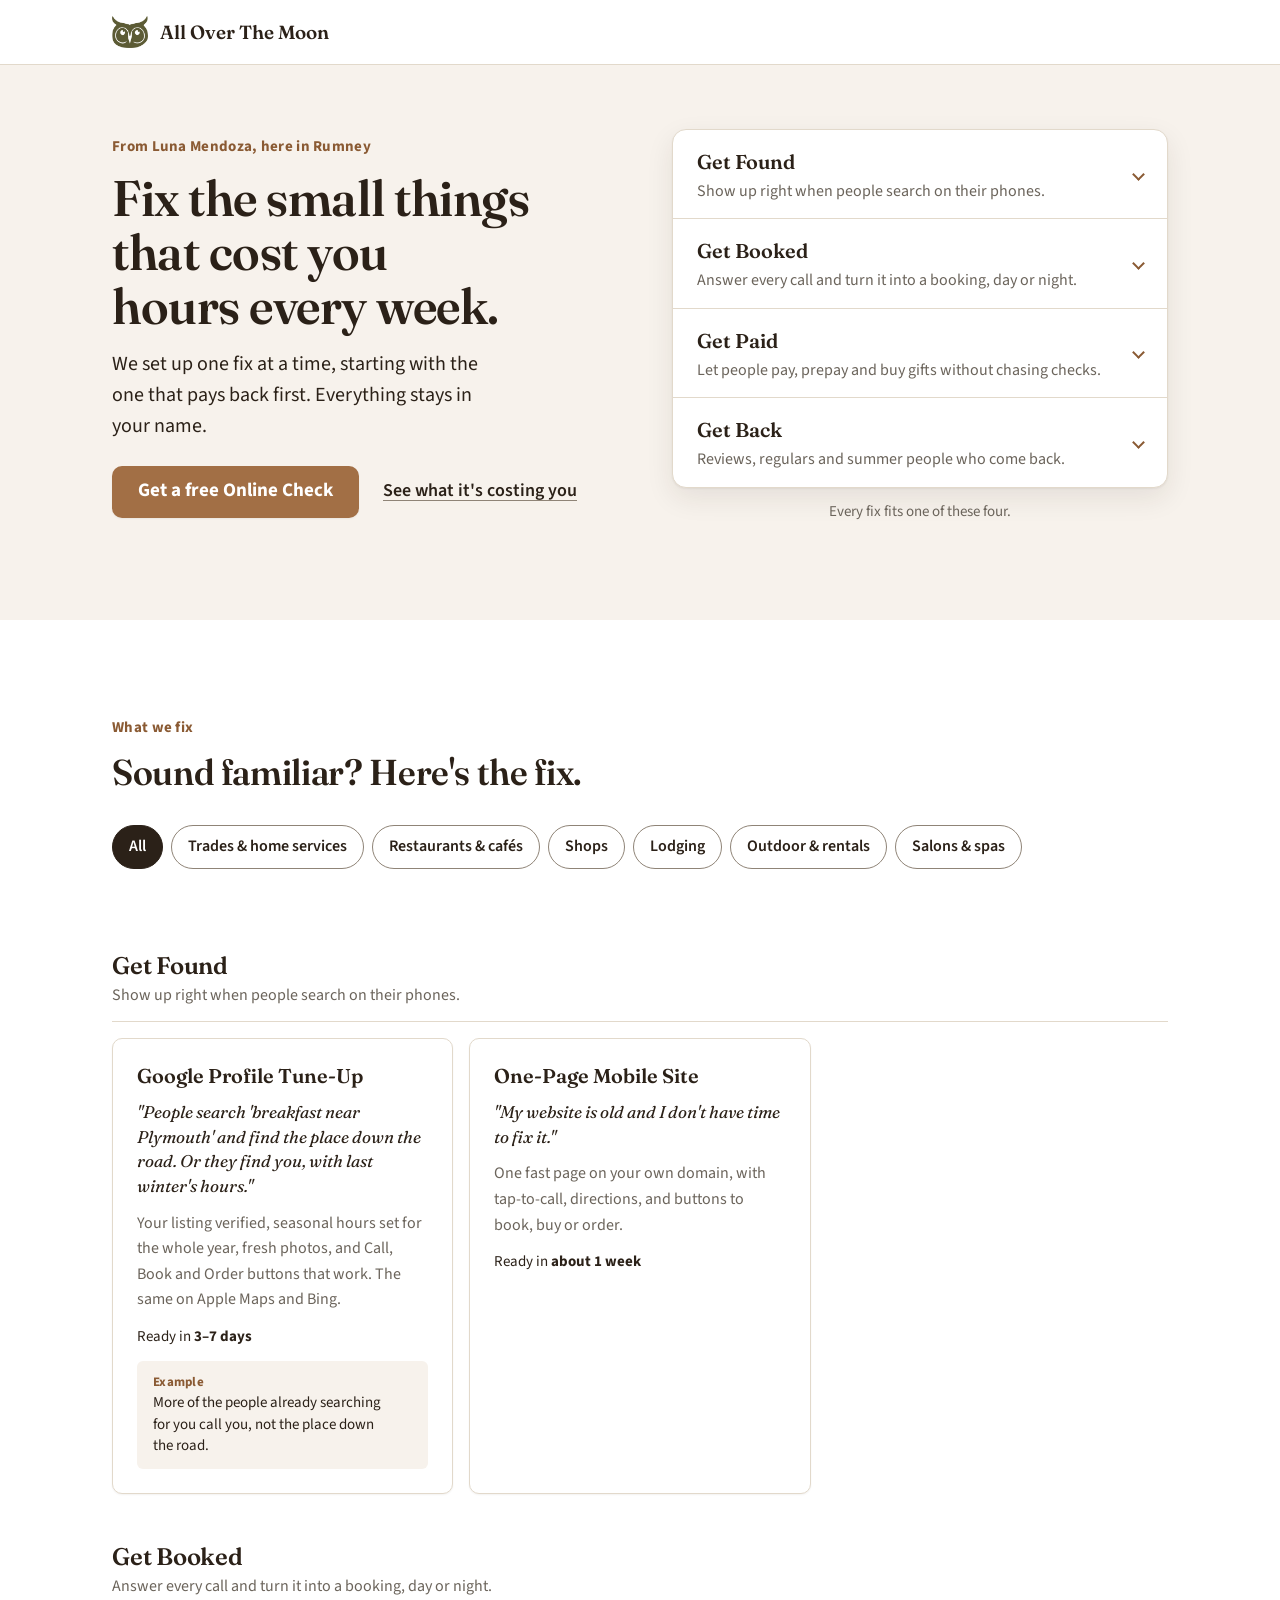
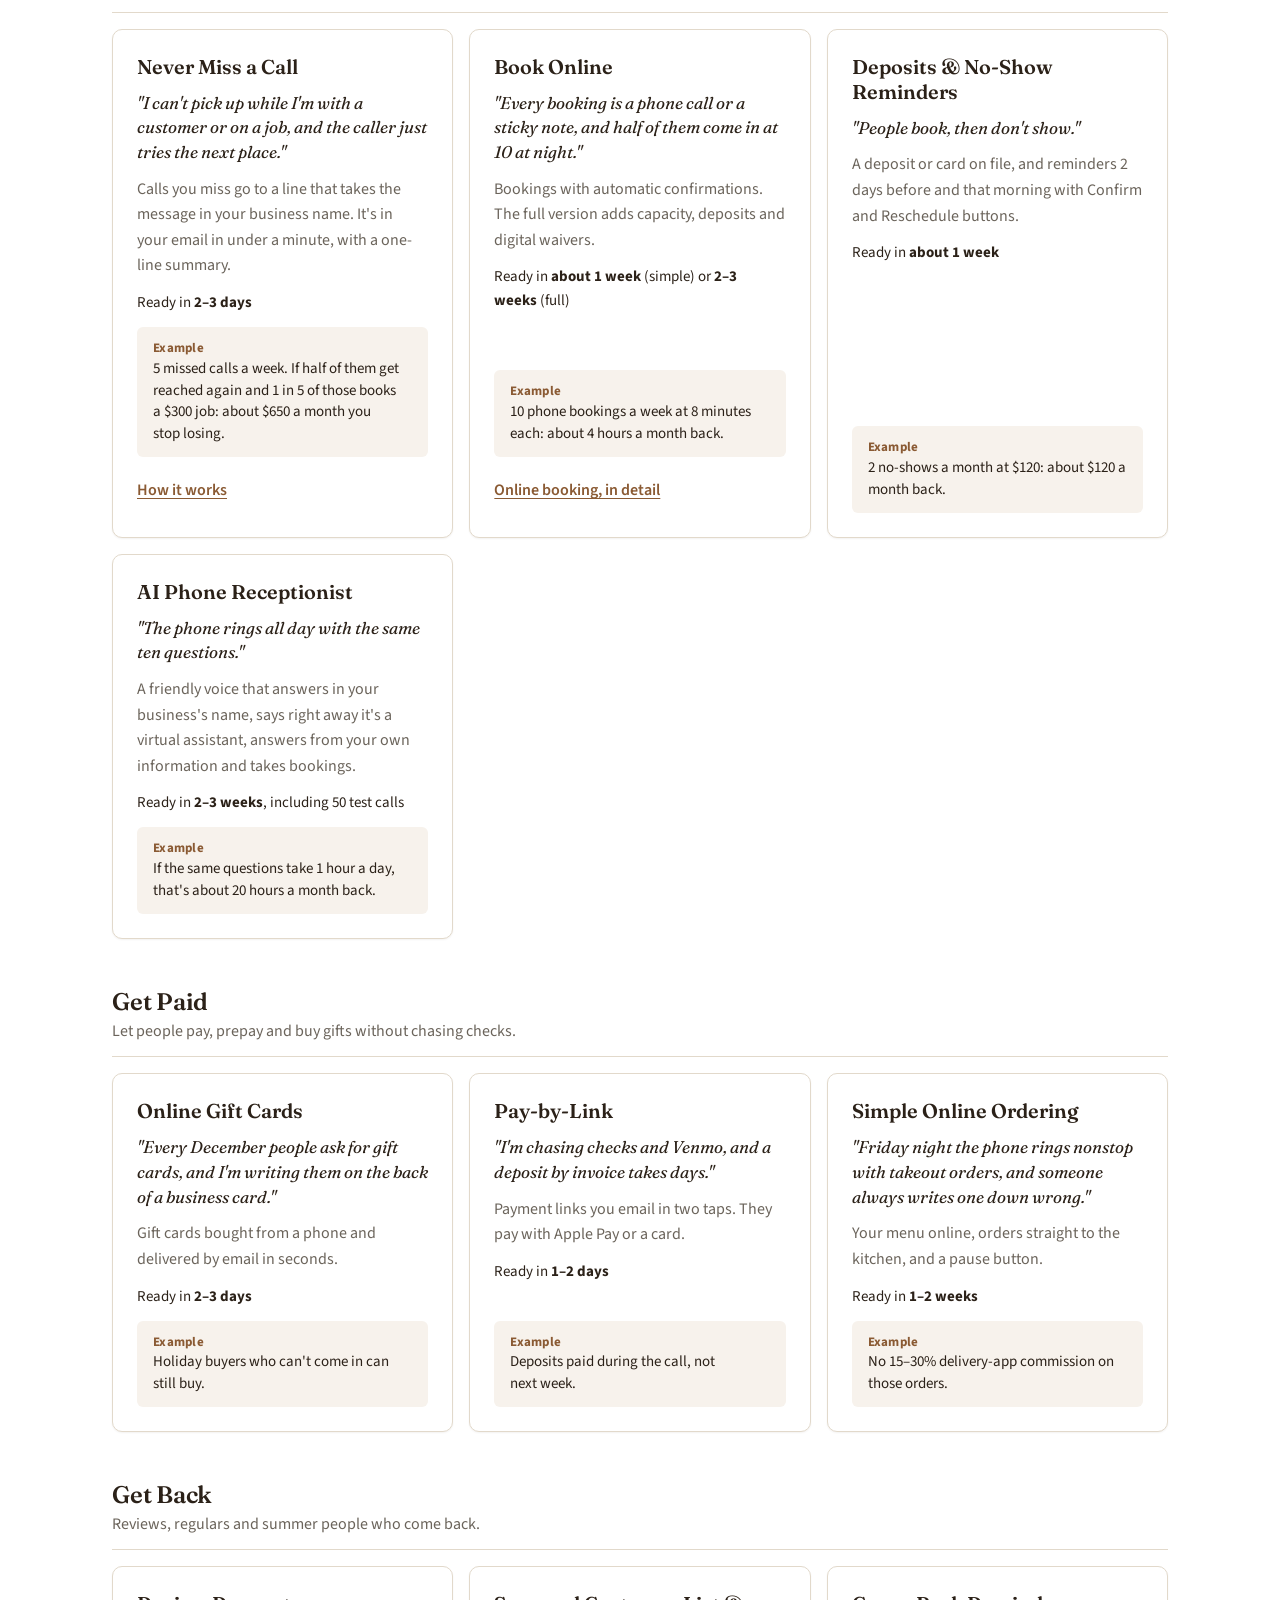
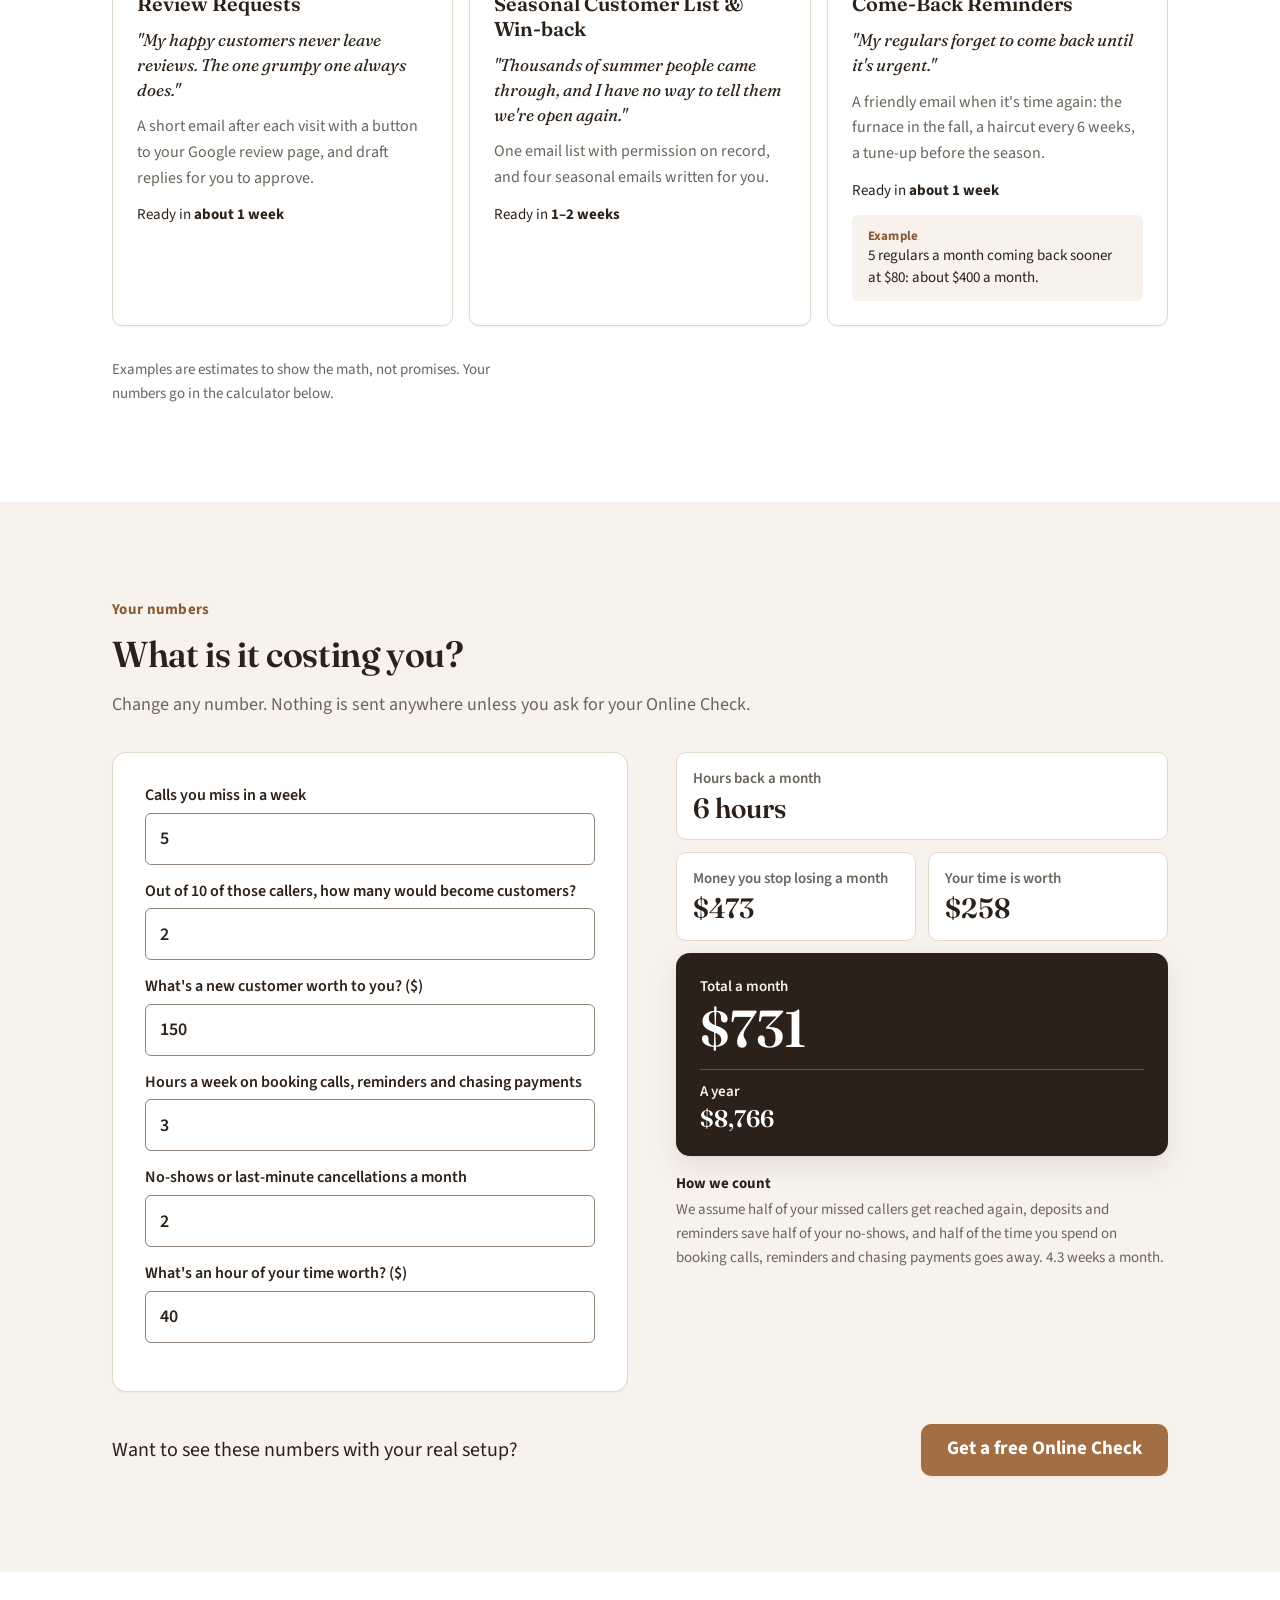
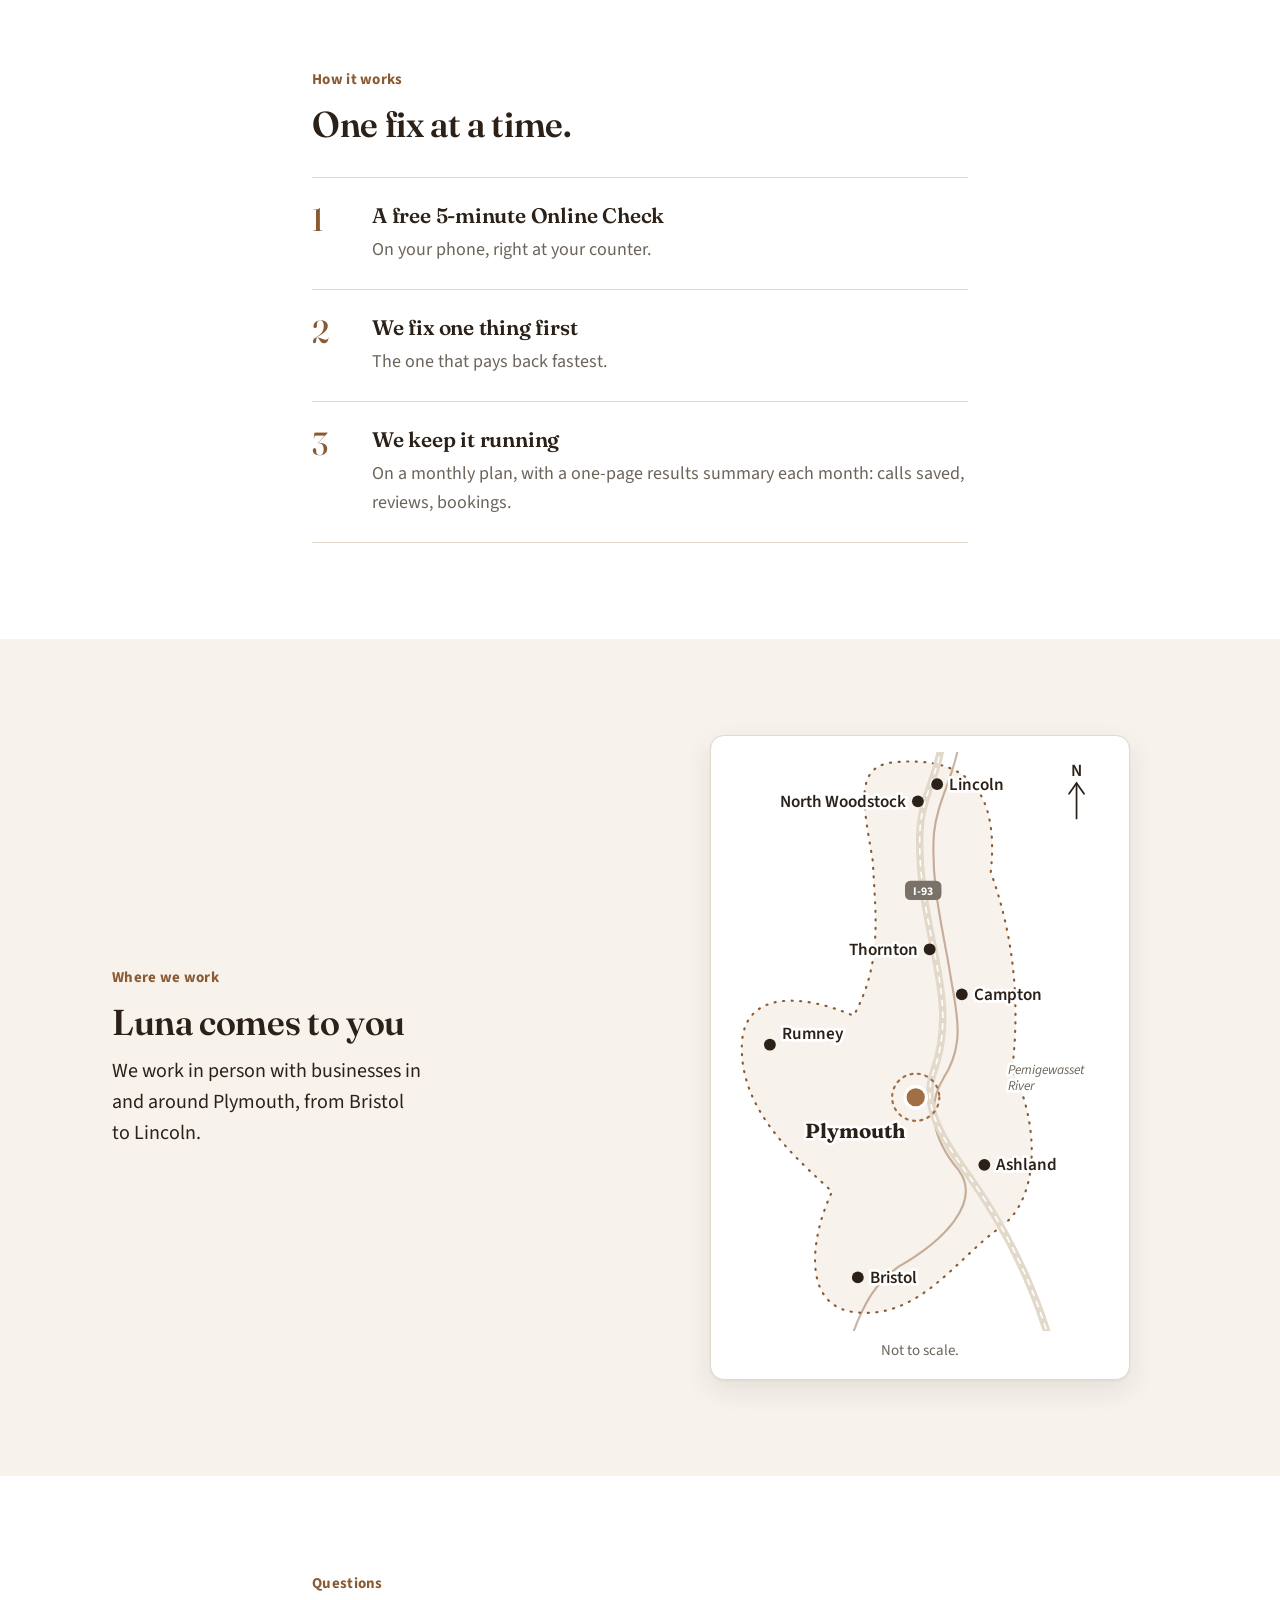
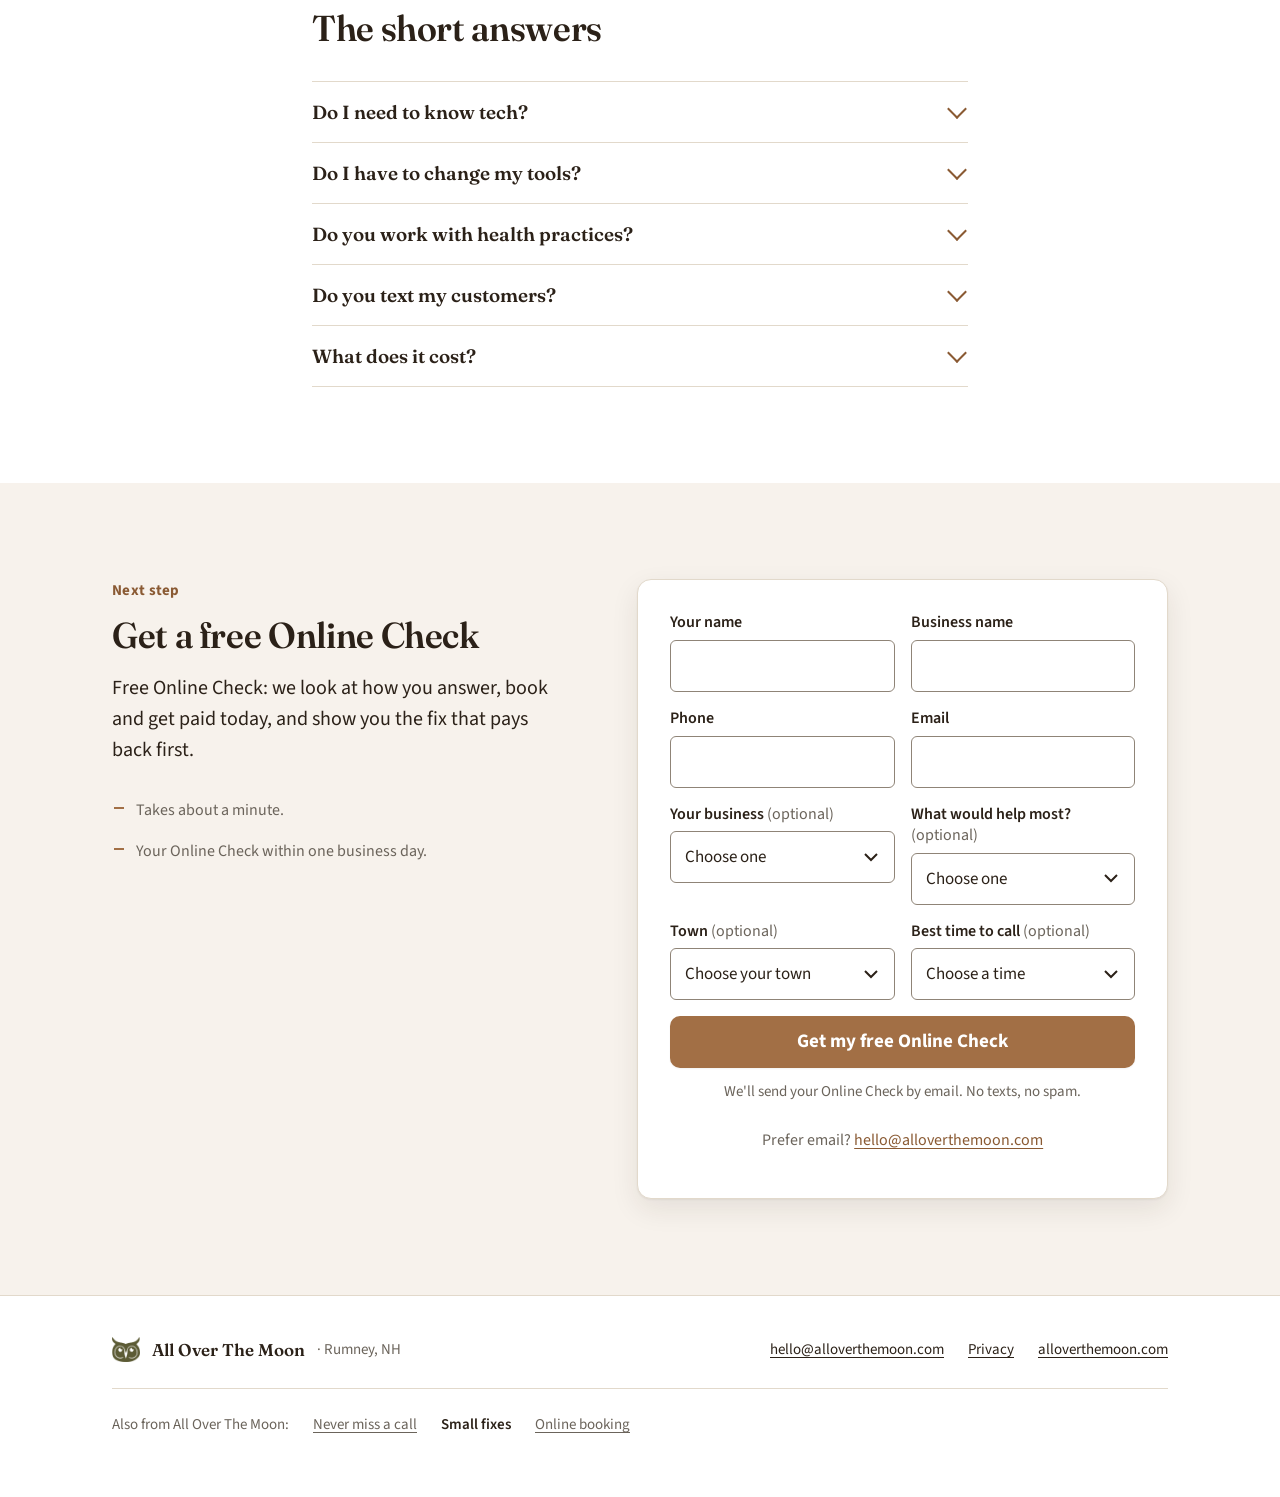
<file: automations/index.html>
<!doctype html>
<html lang="en">
<head>
  <meta charset="utf-8">
  <meta name="viewport" content="width=device-width, initial-scale=1">
  <title>Small fixes that save you hours · All Over The Moon</title>
  <meta name="description" content="Small, specific fixes for local businesses around Plymouth, NH. Luna sets up one at a time, starting with the one that pays back first.">
  <meta name="theme-color" content="#FFFFFF">
  <meta property="og:type" content="website">
  <meta property="og:title" content="Small fixes that save you hours · All Over The Moon">
  <meta property="og:description" content="Fix the small things that cost you hours every week. One fix at a time, everything in your name.">
  <meta property="og:image" content="https://go.alloverthemoon.com/assets/aotm-logo-256.png">
  <link rel="icon" type="image/png" href="../assets/aotm-logo-256.png">
  <link rel="apple-touch-icon" href="../assets/apple-touch-icon.png">
  <link rel="preconnect" href="https://fonts.googleapis.com">
  <link rel="preconnect" href="https://fonts.gstatic.com" crossorigin>
  <link rel="stylesheet" href="https://fonts.googleapis.com/css2?family=Fraunces:ital,opsz,wght@0,9..144,400..700;1,9..144,400&family=Source+Sans+3:wght@400;600;700&display=swap">
  <link rel="stylesheet" href="../assets/aotm.css">
  <script>document.documentElement.className += " js";</script>
</head>
<body>
  <a class="skip" href="#main">Skip to content</a>

  <header class="site-header">
    <div class="wrap">
      <span class="brand"><img src="../assets/aotm-logo-256.png" alt="" width="36" height="32">All Over The Moon</span>
    </div>
  </header>

  <main id="main">

    <!-- Hero -->
    <section class="hero" aria-labelledby="hero-title">
      <div class="wrap hero-grid">
        <div>
          <span class="kicker">From Luna Mendoza, here in Rumney</span>
          <h1 id="hero-title">Fix the small things that cost you hours every week.</h1>
          <p class="lead">We set up one fix at a time, starting with the one that pays back first. Everything stays in your name.</p>
          <div class="cta-row">
            <a class="btn btn-cta" href="#online-check">Get a free Online Check</a>
            <a class="link-quiet" href="#calculator">See what it's costing you</a>
          </div>
        </div>

        <nav aria-label="The four kinds of fixes">
          <ul class="doors">
            <li><a href="#door-found"><strong>Get Found</strong><span>Show up right when people search on their phones.</span></a></li>
            <li><a href="#door-booked"><strong>Get Booked</strong><span>Answer every call and turn it into a booking, day or night.</span></a></li>
            <li><a href="#door-paid"><strong>Get Paid</strong><span>Let people pay, prepay and buy gifts without chasing checks.</span></a></li>
            <li><a href="#door-back"><strong>Get Back</strong><span>Reviews, regulars and summer people who come back.</span></a></li>
          </ul>
          <p class="doors-caption">Every fix fits one of these four.</p>
        </nav>
      </div>
    </section>

    <!-- Problem -> fix -->
    <section class="section" aria-labelledby="fixes-title">
      <div class="wrap">
        <div class="section-head">
          <span class="kicker">What we fix</span>
          <h2 id="fixes-title">Sound familiar? Here's the fix.</h2>
        </div>

        <ul class="chips" role="group" aria-label="Show fixes for your kind of business">
          <li><button class="chip" type="button" data-filter="all" aria-pressed="true">All</button></li>
          <li><button class="chip" type="button" data-filter="trades" aria-pressed="false">Trades &amp; home services</button></li>
          <li><button class="chip" type="button" data-filter="restaurants" aria-pressed="false">Restaurants &amp; cafés</button></li>
          <li><button class="chip" type="button" data-filter="shops" aria-pressed="false">Shops</button></li>
          <li><button class="chip" type="button" data-filter="lodging" aria-pressed="false">Lodging</button></li>
          <li><button class="chip" type="button" data-filter="outdoor" aria-pressed="false">Outdoor &amp; rentals</button></li>
          <li><button class="chip" type="button" data-filter="salons" aria-pressed="false">Salons &amp; spas</button></li>
        </ul>
        <p class="filter-status" aria-live="polite"></p>

        <div class="door" id="door-found">
          <div class="door-head"><h3>Get Found</h3><p>Show up right when people search on their phones.</p></div>
          <div class="fixes">
            <article class="fix" data-biz="trades restaurants shops lodging outdoor salons">
              <h4>Google Profile Tune-Up</h4>
              <blockquote class="fix-pain">"People search 'breakfast near Plymouth' and find the place down the road. Or they find you, with last winter's hours."</blockquote>
              <p class="fix-what">Your listing verified, seasonal hours set for the whole year, fresh photos, and Call, Book and Order buttons that work. The same on Apple Maps and Bing.</p>
              <p class="fix-ready">Ready in <strong>3–7 days</strong></p>
              <p class="fix-example"><span class="ex-label">Example</span>More of the people already searching for you call you, not the place down the road.</p>
            </article>
            <article class="fix" data-biz="trades restaurants shops lodging outdoor salons">
              <h4>One-Page Mobile Site</h4>
              <blockquote class="fix-pain">"My website is old and I don't have time to fix it."</blockquote>
              <p class="fix-what">One fast page on your own domain, with tap-to-call, directions, and buttons to book, buy or order.</p>
              <p class="fix-ready">Ready in <strong>about 1 week</strong></p>
            </article>
          </div>
        </div>

        <div class="door" id="door-booked">
          <div class="door-head"><h3>Get Booked</h3><p>Answer every call and turn it into a booking, day or night.</p></div>
          <div class="fixes">
            <article class="fix" data-biz="trades restaurants shops lodging salons">
              <h4>Never Miss a Call</h4>
              <blockquote class="fix-pain">"I can't pick up while I'm with a customer or on a job, and the caller just tries the next place."</blockquote>
              <p class="fix-what">Calls you miss go to a line that takes the message in your business name. It's in your email in under a minute, with a one-line summary.</p>
              <p class="fix-ready">Ready in <strong>2–3 days</strong></p>
              <p class="fix-example"><span class="ex-label">Example</span>5 missed calls a week. If half of them get reached again and 1 in 5 of those books a $300 job: about $650 a month you stop losing.</p>
              <a class="fix-link" href="../never-miss-a-call/">How it works</a>
            </article>
            <article class="fix" data-biz="lodging outdoor salons">
              <h4>Book Online</h4>
              <blockquote class="fix-pain">"Every booking is a phone call or a sticky note, and half of them come in at 10 at night."</blockquote>
              <p class="fix-what">Bookings with automatic confirmations. The full version adds capacity, deposits and digital waivers.</p>
              <p class="fix-ready">Ready in <strong>about 1 week</strong> (simple) or <strong>2–3 weeks</strong> (full)</p>
              <p class="fix-example"><span class="ex-label">Example</span>10 phone bookings a week at 8 minutes each: about 4 hours a month back.</p>
              <a class="fix-link" href="../booking/">Online booking, in detail</a>
            </article>
            <article class="fix" data-biz="lodging outdoor salons">
              <h4>Deposits &amp; No-Show Reminders</h4>
              <blockquote class="fix-pain">"People book, then don't show."</blockquote>
              <p class="fix-what">A deposit or card on file, and reminders 2 days before and that morning with Confirm and Reschedule buttons.</p>
              <p class="fix-ready">Ready in <strong>about 1 week</strong></p>
              <p class="fix-example"><span class="ex-label">Example</span>2 no-shows a month at $120: about $120 a month back.</p>
            </article>
            <article class="fix" data-biz="lodging outdoor restaurants">
              <h4>AI Phone Receptionist</h4>
              <blockquote class="fix-pain">"The phone rings all day with the same ten questions."</blockquote>
              <p class="fix-what">A friendly voice that answers in your business's name, says right away it's a virtual assistant, answers from your own information and takes bookings.</p>
              <p class="fix-ready">Ready in <strong>2–3 weeks</strong>, including 50 test calls</p>
              <p class="fix-example"><span class="ex-label">Example</span>If the same questions take 1 hour a day, that's about 20 hours a month back.</p>
            </article>
          </div>
        </div>

        <div class="door" id="door-paid">
          <div class="door-head"><h3>Get Paid</h3><p>Let people pay, prepay and buy gifts without chasing checks.</p></div>
          <div class="fixes">
            <article class="fix" data-biz="restaurants shops lodging salons outdoor">
              <h4>Online Gift Cards</h4>
              <blockquote class="fix-pain">"Every December people ask for gift cards, and I'm writing them on the back of a business card."</blockquote>
              <p class="fix-what">Gift cards bought from a phone and delivered by email in seconds.</p>
              <p class="fix-ready">Ready in <strong>2–3 days</strong></p>
              <p class="fix-example"><span class="ex-label">Example</span>Holiday buyers who can't come in can still buy.</p>
            </article>
            <article class="fix" data-biz="trades shops lodging outdoor">
              <h4>Pay-by-Link</h4>
              <blockquote class="fix-pain">"I'm chasing checks and Venmo, and a deposit by invoice takes days."</blockquote>
              <p class="fix-what">Payment links you email in two taps. They pay with Apple Pay or a card.</p>
              <p class="fix-ready">Ready in <strong>1–2 days</strong></p>
              <p class="fix-example"><span class="ex-label">Example</span>Deposits paid during the call, not next week.</p>
            </article>
            <article class="fix" data-biz="restaurants">
              <h4>Simple Online Ordering</h4>
              <blockquote class="fix-pain">"Friday night the phone rings nonstop with takeout orders, and someone always writes one down wrong."</blockquote>
              <p class="fix-what">Your menu online, orders straight to the kitchen, and a pause button.</p>
              <p class="fix-ready">Ready in <strong>1–2 weeks</strong></p>
              <p class="fix-example"><span class="ex-label">Example</span>No 15–30% delivery-app commission on those orders.</p>
            </article>
          </div>
        </div>

        <div class="door" id="door-back">
          <div class="door-head"><h3>Get Back</h3><p>Reviews, regulars and summer people who come back.</p></div>
          <div class="fixes">
            <article class="fix" data-biz="trades restaurants shops lodging outdoor salons">
              <h4>Review Requests</h4>
              <blockquote class="fix-pain">"My happy customers never leave reviews. The one grumpy one always does."</blockquote>
              <p class="fix-what">A short email after each visit with a button to your Google review page, and draft replies for you to approve.</p>
              <p class="fix-ready">Ready in <strong>about 1 week</strong></p>
            </article>
            <article class="fix" data-biz="lodging outdoor restaurants shops">
              <h4>Seasonal Customer List &amp; Win-back</h4>
              <blockquote class="fix-pain">"Thousands of summer people came through, and I have no way to tell them we're open again."</blockquote>
              <p class="fix-what">One email list with permission on record, and four seasonal emails written for you.</p>
              <p class="fix-ready">Ready in <strong>1–2 weeks</strong></p>
            </article>
            <article class="fix" data-biz="trades salons outdoor">
              <h4>Come-Back Reminders</h4>
              <blockquote class="fix-pain">"My regulars forget to come back until it's urgent."</blockquote>
              <p class="fix-what">A friendly email when it's time again: the furnace in the fall, a haircut every 6 weeks, a tune-up before the season.</p>
              <p class="fix-ready">Ready in <strong>about 1 week</strong></p>
              <p class="fix-example"><span class="ex-label">Example</span>5 regulars a month coming back sooner at $80: about $400 a month.</p>
            </article>
          </div>
        </div>

        <p class="fine-print">Examples are estimates to show the math, not promises. Your numbers go in the calculator below.</p>
      </div>
    </section>

    <!-- Calculator -->
    <section class="section section--cream" id="calculator" aria-labelledby="calc-title">
      <div class="wrap">
        <div class="section-head">
          <span class="kicker">Your numbers</span>
          <h2 id="calc-title">What is it costing you?</h2>
          <p class="muted">Change any number. Nothing is sent anywhere unless you ask for your Online Check.</p>
        </div>
        <form class="calc" data-calc="automations" novalidate>
          <div class="calc-grid">
            <div class="calc-inputs">
              <div class="field">
                <label for="c-missed">Calls you miss in a week</label>
                <input id="c-missed" name="missed_week" type="number" inputmode="numeric" min="0">
              </div>
              <div class="field">
                <label for="c-close">Out of 10 of those callers, how many would become customers?</label>
                <input id="c-close" name="close_of_10" type="number" inputmode="numeric" min="0" max="10">
              </div>
              <div class="field">
                <label for="c-value">What's a new customer worth to you? ($)</label>
                <input id="c-value" name="customer_value" type="number" inputmode="numeric" min="0">
              </div>
              <div class="field">
                <label for="c-admin">Hours a week on booking calls, reminders and chasing payments</label>
                <input id="c-admin" name="admin_hours_week" type="number" inputmode="numeric" min="0">
              </div>
              <div class="field">
                <label for="c-noshow">No-shows or last-minute cancellations a month</label>
                <input id="c-noshow" name="noshows_month" type="number" inputmode="numeric" min="0">
              </div>
              <div class="field">
                <label for="c-hour">What's an hour of your time worth? ($)</label>
                <input id="c-hour" name="hourly_value" type="number" inputmode="numeric" min="0">
              </div>
            </div>

            <div class="calc-results">
              <div class="calc-tiles">
                <div class="calc-tile"><span class="calc-label">Hours back a month</span><output class="calc-num" data-out="hours">–</output></div>
                <div class="calc-tile"><span class="calc-label">Money you stop losing a month</span><output class="calc-num" data-out="money">–</output></div>
                <div class="calc-tile"><span class="calc-label">Your time is worth</span><output class="calc-num" data-out="time-value">–</output></div>
              </div>
              <div class="calc-total">
                <span class="calc-label">Total a month</span>
                <output class="calc-num" data-out="total">–</output>
                <div class="calc-year"><span class="calc-label">A year</span><output class="calc-num" data-out="year">–</output></div>
              </div>
              <div class="calc-how"><strong>How we count</strong><p data-out="how">We count half of your missed callers reached again, half of your no-shows saved, and half of your admin time back.</p></div>
            </div>
          </div>
        </form>
        <div class="calc-close">
          <p>Want to see these numbers with your real setup?</p>
          <a class="btn btn-cta" href="#online-check">Get a free Online Check</a>
        </div>
      </div>
    </section>

    <!-- How it works -->
    <section class="section" aria-labelledby="how-title">
      <div class="wrap narrow">
        <div class="section-head">
          <span class="kicker">How it works</span>
          <h2 id="how-title">One fix at a time.</h2>
        </div>
        <ol class="steps">
          <li class="step"><div><h3>A free 5-minute Online Check</h3><p>On your phone, right at your counter.</p></div></li>
          <li class="step"><div><h3>We fix one thing first</h3><p>The one that pays back fastest.</p></div></li>
          <li class="step"><div><h3>We keep it running</h3><p>On a monthly plan, with a one-page results summary each month: calls saved, reviews, bookings.</p></div></li>
        </ol>
      </div>
    </section>

    <!-- Area map -->
    <section class="section section--cream" aria-labelledby="area-title">
      <div class="wrap area">
        <div>
          <span class="kicker">Where we work</span>
          <h2 id="area-title">Luna comes to you</h2>
          <p class="lead">We work in person with businesses in and around Plymouth, from Bristol to Lincoln.</p>
        </div>
        <figure class="map-card">
          <svg class="map" viewBox="0 0 360 540" role="img" aria-label="Map of the area we serve: Plymouth at the center, with Campton, Thornton, North Woodstock and Lincoln to the north, Rumney to the west, and Ashland and Bristol to the south.">
            <!-- service area -->
            <path d="M152 10 C224 2 254 36 246 112 C266 168 274 228 266 296 C292 348 292 418 254 444 C214 472 178 532 116 522 C70 514 78 452 98 410 C66 380 10 334 14 270 C18 222 72 226 118 246 C146 196 138 148 136 102 C128 52 118 16 152 10 Z"
                  fill="#F7F2EC" stroke="#8A5A33" stroke-width="2" stroke-dasharray="1 7" stroke-linecap="round" stroke-linejoin="round"/>
            <!-- Pemigewasset River -->
            <path d="M216 -6 C211 24 196 46 193 76 C190 120 200 160 207 200 C213 240 224 270 202 304 C186 330 191 360 216 390 C238 420 202 456 160 480 C140 494 128 512 116 546"
                  fill="none" stroke="#8A5A33" stroke-opacity=".45" stroke-width="2" stroke-linecap="round"/>
            <!-- I-93 -->
            <path d="M200 -6 C196 22 182 42 180 72 C178 112 186 150 194 190 C202 230 206 262 192 300 C182 330 200 360 226 396 C250 430 280 480 300 546"
                  fill="none" stroke="#E2D9CB" stroke-width="7" stroke-linecap="round"/>
            <path d="M200 -6 C196 22 182 42 180 72 C178 112 186 150 194 190 C202 230 206 262 192 300 C182 330 200 360 226 396 C250 430 280 480 300 546"
                  fill="none" stroke="#FFFFFF" stroke-width="1.5" stroke-dasharray="5 6" stroke-linecap="round"/>
            <g transform="translate(166 120)">
              <rect x="0" y="0" width="34" height="18" rx="5" fill="#7A7268"/>
              <text class="t-road" x="17" y="13" text-anchor="middle">I-93</text>
            </g>
            <text class="t-soft" x="262" y="300">Pemigewasset</text>
            <text class="t-soft" x="262" y="315">River</text>
            <!-- north arrow -->
            <g stroke="#2B2118" stroke-width="1.6" stroke-linecap="round" fill="none">
              <path d="M326 62 L326 30"/><path d="M319 39 L326 29 L333 39"/>
            </g>
            <text class="t" x="326" y="22" text-anchor="middle">N</text>
            <!-- towns -->
            <g fill="#2B2118">
              <circle cx="196" cy="30" r="5.5"/>
              <circle cx="178" cy="46" r="5.5"/>
              <circle cx="189" cy="184" r="5.5"/>
              <circle cx="219" cy="226" r="5.5"/>
              <circle cx="40" cy="273" r="5.5"/>
              <circle cx="240" cy="385" r="5.5"/>
              <circle cx="122" cy="490" r="5.5"/>
            </g>
            <text class="t" x="207" y="35">Lincoln</text>
            <text class="t" x="167" y="51" text-anchor="end">North Woodstock</text>
            <text class="t" x="178" y="189" text-anchor="end">Thornton</text>
            <text class="t" x="230" y="231">Campton</text>
            <text class="t" x="51" y="268">Rumney</text>
            <text class="t" x="251" y="390">Ashland</text>
            <text class="t" x="133" y="495">Bristol</text>
            <!-- hub -->
            <circle cx="176" cy="322" r="22" fill="none" stroke="#A26F45" stroke-width="2" stroke-dasharray="2 5" stroke-linecap="round"/>
            <circle cx="176" cy="322" r="10" fill="#A26F45" stroke="#FFFFFF" stroke-width="3"/>
            <text class="t-hub" x="166" y="360" text-anchor="end">Plymouth</text>
          </svg>
          <figcaption class="map-caption">Not to scale.</figcaption>
        </figure>
      </div>
    </section>

    <!-- FAQ -->
    <section class="section" aria-labelledby="faq-title">
      <div class="wrap narrow">
        <div class="section-head">
          <span class="kicker">Questions</span>
          <h2 id="faq-title">The short answers</h2>
        </div>
        <div class="faq">
          <details>
            <summary>Do I need to know tech?</summary>
            <div class="answer"><p>No. We set it up and show you how it works.</p></div>
          </details>
          <details>
            <summary>Do I have to change my tools?</summary>
            <div class="answer"><p>No. We start with what you already use. Everything stays in your name, and any software is billed to you at cost, with no markup.</p></div>
          </details>
          <details>
            <summary>Do you work with health practices?</summary>
            <div class="answer"><p>No. Patient-privacy rules need specialized systems, so we don't take on health practices.</p></div>
          </details>
          <details>
            <summary>Do you text my customers?</summary>
            <div class="answer"><p>Only if you ask us to.</p></div>
          </details>
          <details>
            <summary>What does it cost?</summary>
            <div class="answer"><p>Each fix has a set price. Monthly plans start at $450. You'll see everything on one page before you sign.</p></div>
          </details>
        </div>
      </div>
    </section>

    <!-- Form -->
    <section class="section section--cream" id="online-check" aria-labelledby="form-title">
      <div class="wrap form-grid">
        <div class="form-intro">
          <span class="kicker">Next step</span>
          <h2 id="form-title">Get a free Online Check</h2>
          <p class="lead">Free Online Check: we look at how you answer, book and get paid today, and show you the fix that pays back first.</p>
          <ul class="next-steps">
            <li>Takes about a minute.</li>
            <li>Your Online Check within one business day.</li>
          </ul>
        </div>

        <div class="form-card">
          <div class="form-error" tabindex="-1" hidden role="alert">
            <p>Something went wrong. Please email <a href="mailto:hello@alloverthemoon.com">hello@alloverthemoon.com</a> or try again.</p>
          </div>

          <form id="lead-form" data-offer="automations" novalidate>
            <div class="form-row">
              <div class="field">
                <label for="f-name">Your name</label>
                <input id="f-name" name="name" type="text" autocomplete="name" required>
                <p class="field-error" aria-live="polite"></p>
              </div>
              <div class="field">
                <label for="f-business">Business name</label>
                <input id="f-business" name="business" type="text" autocomplete="organization" required>
                <p class="field-error" aria-live="polite"></p>
              </div>
            </div>
            <div class="form-row">
              <div class="field">
                <label for="f-phone">Phone</label>
                <input id="f-phone" name="phone" type="tel" inputmode="tel" autocomplete="tel" required>
                <p class="field-error" aria-live="polite"></p>
              </div>
              <div class="field">
                <label for="f-email">Email</label>
                <input id="f-email" name="email" type="email" inputmode="email" autocomplete="email">
                <p class="field-error" aria-live="polite"></p>
              </div>
            </div>
            <div class="form-row">
              <div class="field">
                <label for="f-rubro">Your business <span class="opt">(optional)</span></label>
                <select id="f-rubro" name="rubro">
                  <option value="">Choose one</option>
                  <option>Trades &amp; home services</option>
                  <option>Restaurants &amp; cafés</option>
                  <option>Shops</option>
                  <option>Lodging</option>
                  <option>Outdoor &amp; rentals</option>
                  <option>Salons &amp; spas</option>
                </select>
                <p class="field-error" aria-live="polite"></p>
              </div>
              <div class="field">
                <label for="f-interest">What would help most? <span class="opt">(optional)</span></label>
                <select id="f-interest" name="interest">
                  <option value="">Choose one</option>
                  <option>Answering every call</option>
                  <option>Bookings and no-shows</option>
                  <option>Getting paid faster</option>
                  <option>Reviews and regulars</option>
                  <option>Not sure yet</option>
                </select>
                <p class="field-error" aria-live="polite"></p>
              </div>
            </div>
            <div class="form-row">
              <div class="field">
                <label for="f-town">Town <span class="opt">(optional)</span></label>
                <select id="f-town" name="town">
                  <option value="">Choose your town</option>
                  <option>Plymouth</option>
                  <option>Campton</option>
                  <option>Lincoln</option>
                  <option>North Woodstock</option>
                  <option>Bristol</option>
                  <option>Thornton</option>
                  <option>Rumney</option>
                  <option>Ashland</option>
                  <option>Other</option>
                </select>
                <p class="field-error" aria-live="polite"></p>
              </div>
              <div class="field">
                <label for="f-time">Best time to call <span class="opt">(optional)</span></label>
                <select id="f-time" name="best_time">
                  <option value="">Choose a time</option>
                  <option>Morning</option>
                  <option>Midday</option>
                  <option>Afternoon</option>
                  <option>Anytime</option>
                </select>
                <p class="field-error" aria-live="polite"></p>
              </div>
            </div>

            <input type="hidden" name="calc">
            <div class="hp" aria-hidden="true"><label>Website<input name="website" tabindex="-1" autocomplete="off"></label></div>

            <button class="btn btn-block" type="submit">Get my free Online Check</button>
            <p class="consent">We'll send your Online Check by email. No texts, no spam.</p>
          </form>

          <div class="form-ok" tabindex="-1" hidden>
            <h3>Thanks.</h3>
            <p>We'll send your Online Check within one business day.</p>
          </div>

          <p class="alt-contact">Prefer email? <a href="mailto:hello@alloverthemoon.com">hello@alloverthemoon.com</a></p>
        </div>
      </div>
    </section>

  </main>

  <footer class="site-footer">
    <div class="wrap">
      <div class="foot-brand"><img src="../assets/aotm-logo-256.png" alt="" width="28" height="25" loading="lazy"><span>All Over The Moon</span> <span class="foot-place">· Rumney, NH</span></div>
      <ul class="foot-links">
        <li><a href="mailto:hello@alloverthemoon.com">hello@alloverthemoon.com</a></li>
        <li><a href="../privacy/">Privacy</a></li>
        <li><a href="https://www.alloverthemoon.com">alloverthemoon.com</a></li>
      </ul>
      <ul class="foot-more" aria-label="More from All Over The Moon">
        <li>Also from All Over The Moon:</li>
        <li><a href="../never-miss-a-call/">Never miss a call</a></li>
        <li><a href="../automations/" aria-current="page">Small fixes</a></li>
        <li><a href="../booking/">Online booking</a></li>
      </ul>
    </div>
  </footer>

  <script>
    /* Business-type filter. Without JS the chips stay hidden and every card shows. */
    (function () {
      var chips = document.querySelectorAll(".chip[data-filter]");
      var cards = document.querySelectorAll(".fix[data-biz]");
      var doors = document.querySelectorAll(".door");
      var status = document.querySelector(".filter-status");
      var rubro = document.getElementById("f-rubro"), autoSet = false;
      chips.forEach(function (chip) {
        chip.addEventListener("click", function () {
          var f = chip.getAttribute("data-filter"), shown = 0;
          chips.forEach(function (c) { c.setAttribute("aria-pressed", c === chip ? "true" : "false"); });
          cards.forEach(function (card) {
            var on = f === "all" || card.getAttribute("data-biz").split(" ").indexOf(f) > -1;
            card.hidden = !on; if (on) shown++;
          });
          doors.forEach(function (d) { d.hidden = !d.querySelector(".fix:not([hidden])"); });
          if (status) status.textContent = f === "all" ? "" : shown + " fixes for " + chip.textContent + ".";
          if (rubro && (!rubro.value || autoSet)) { rubro.value = f === "all" ? "" : chip.textContent; autoSet = f !== "all"; }
        });
      });
      if (rubro) rubro.addEventListener("change", function () { autoSet = false; });
    })();
  </script>
  <script src="../assets/config.js"></script>
  <script src="../assets/calc.js" defer></script>
  <script src="../assets/lead-form.js" defer></script>
</body>
</html>
</file>
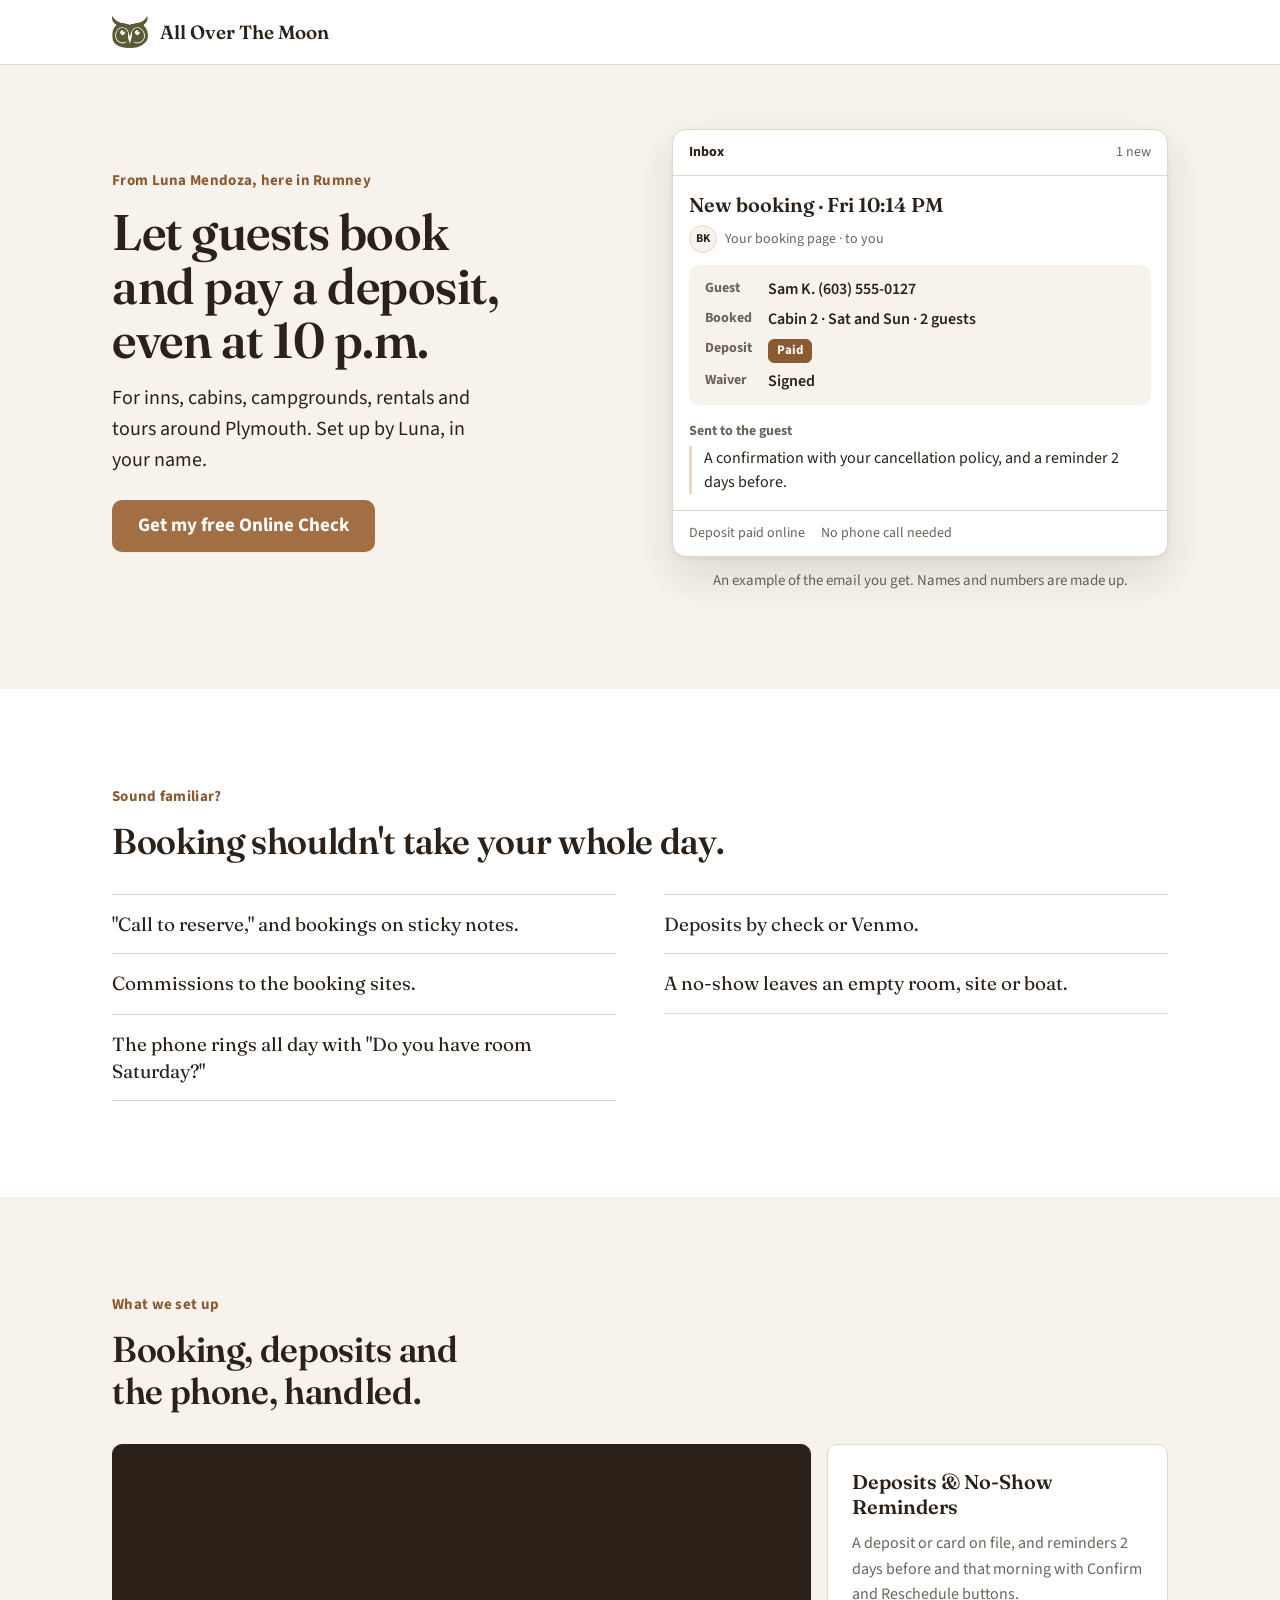
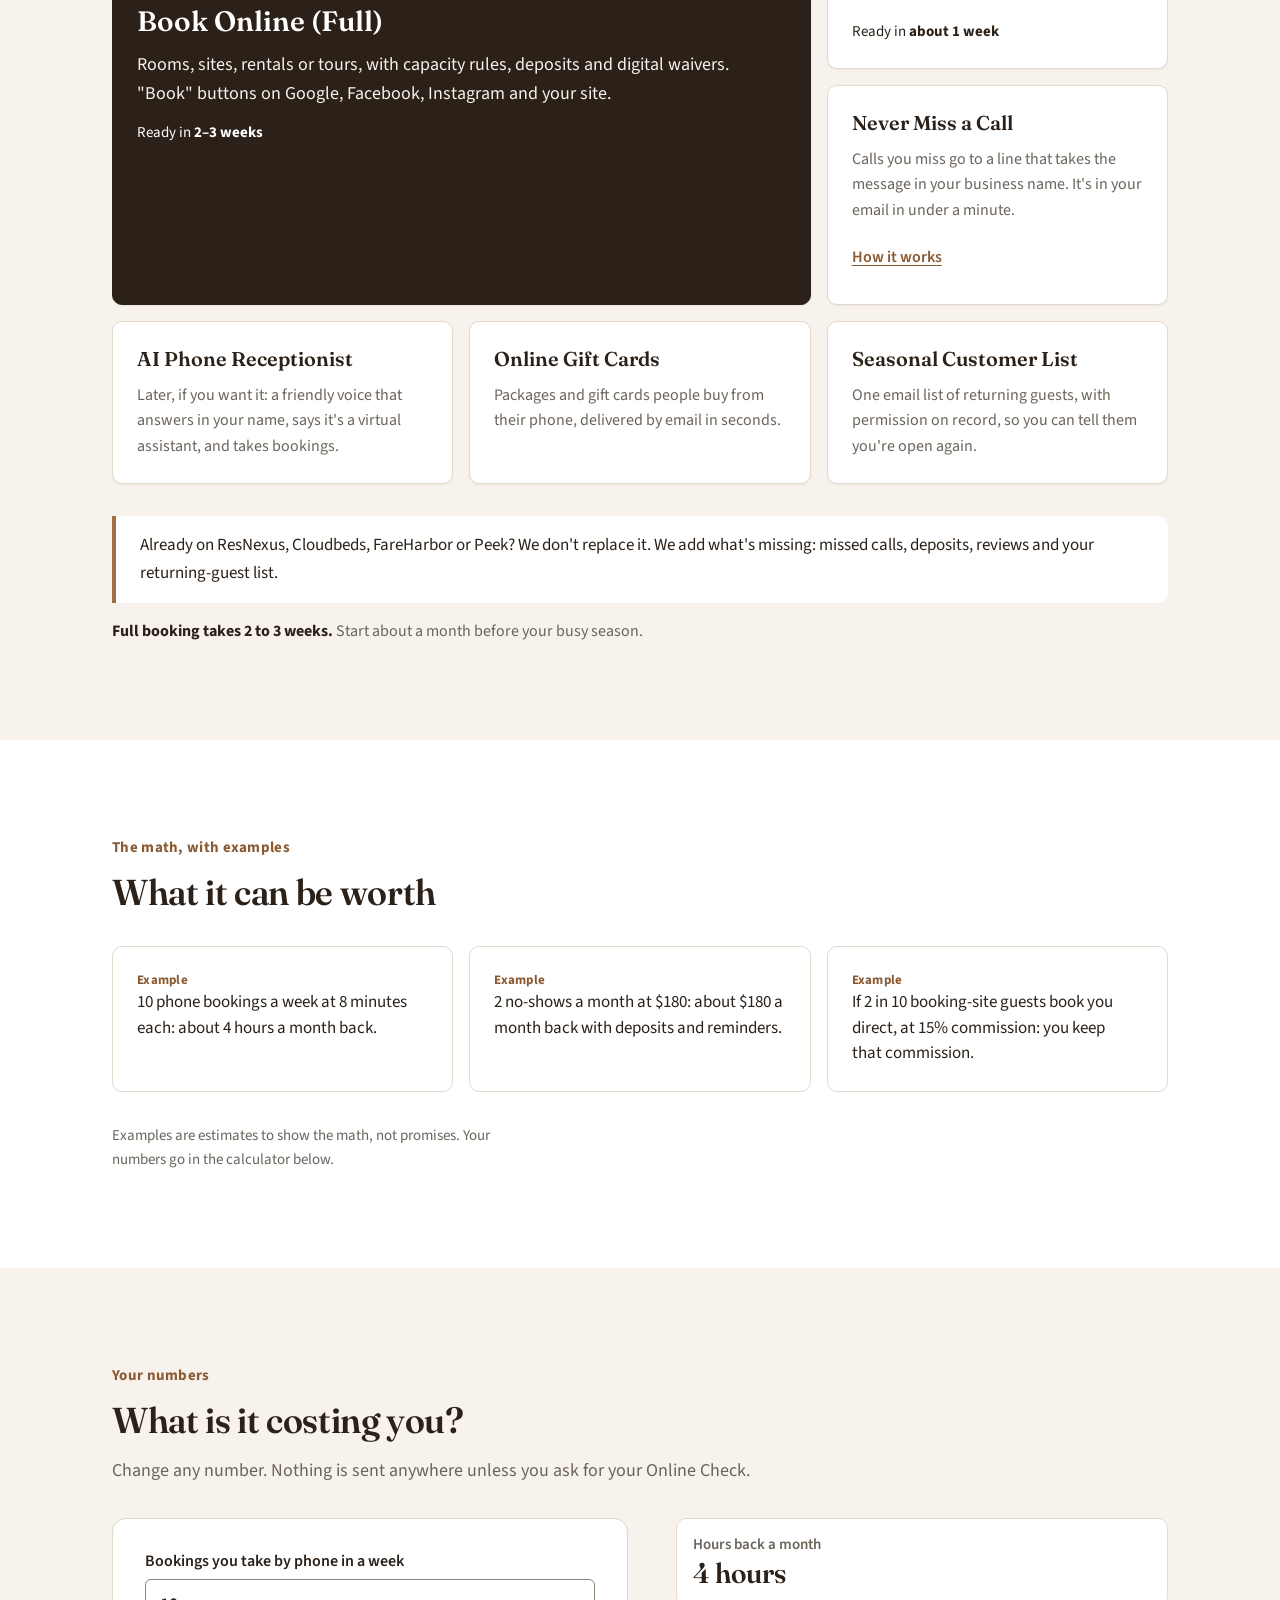
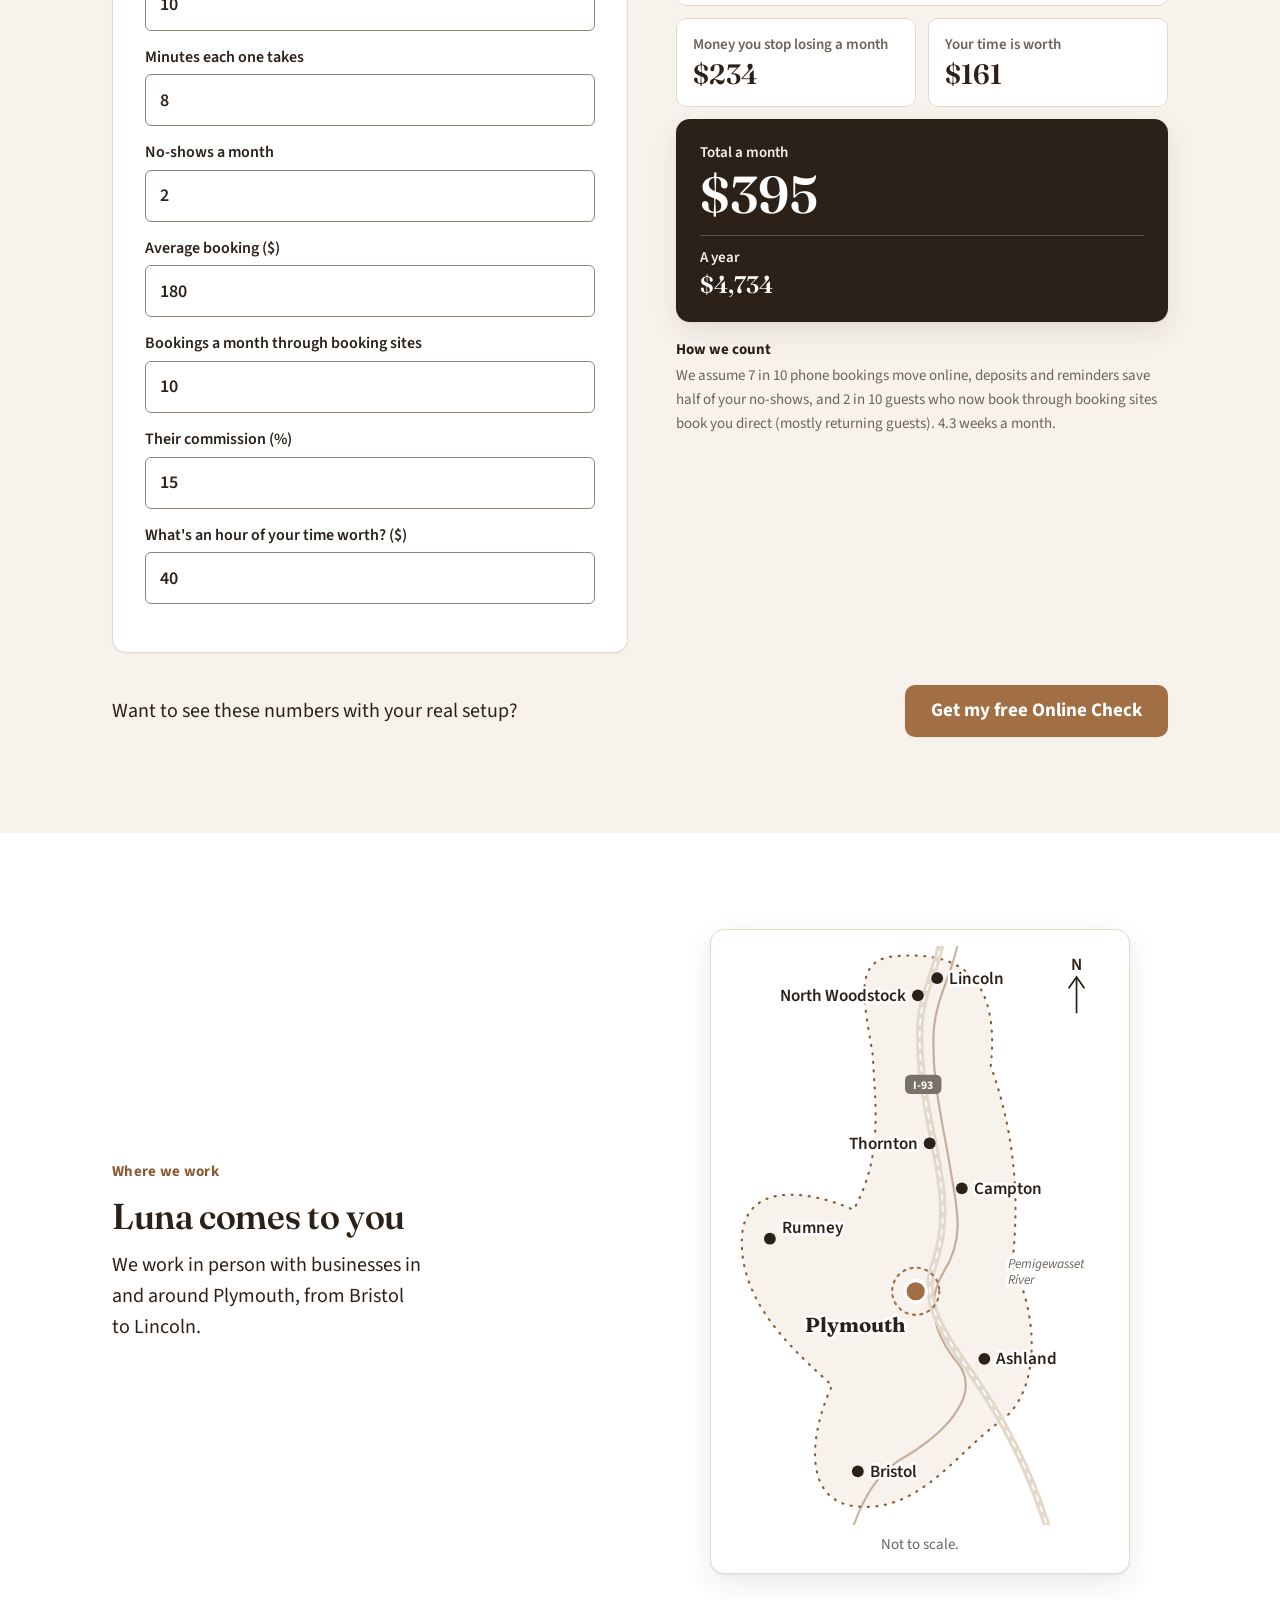
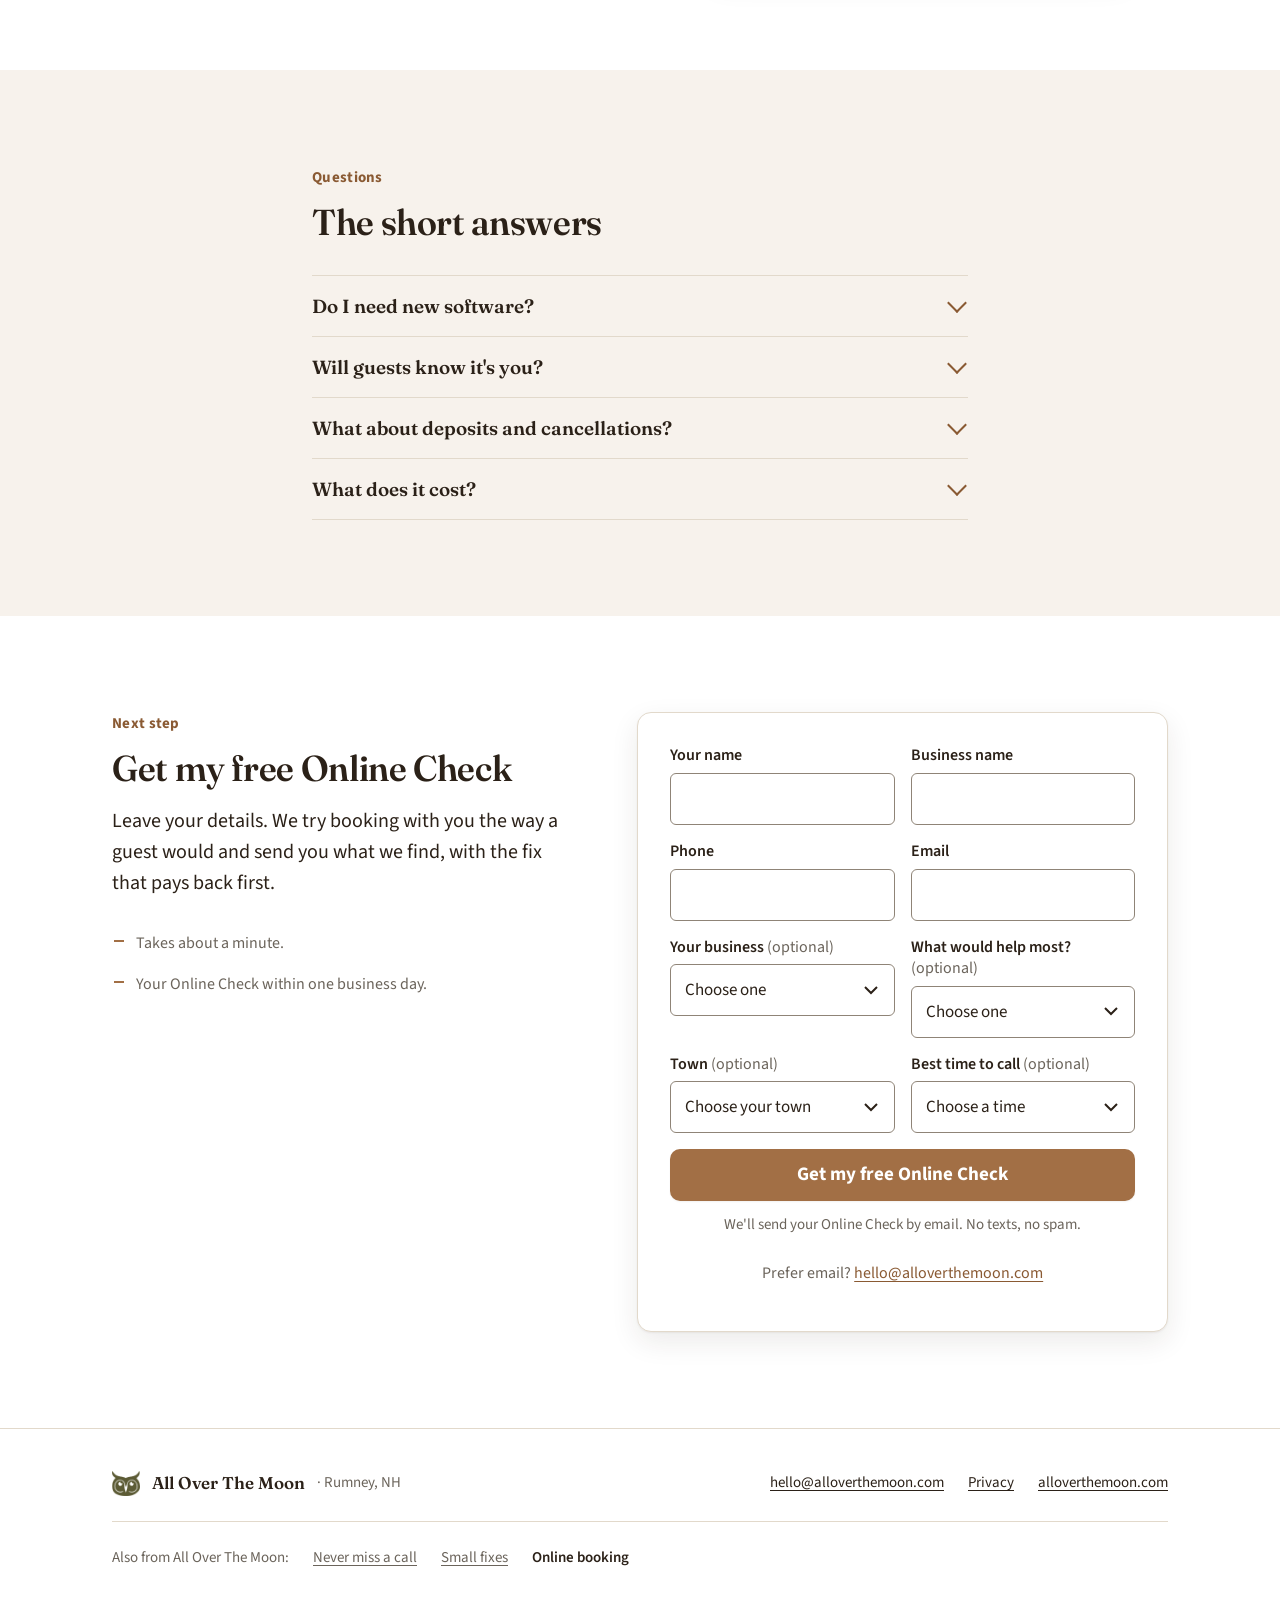
<file: booking/index.html>
<!doctype html>
<html lang="en">
<head>
  <meta charset="utf-8">
  <meta name="viewport" content="width=device-width, initial-scale=1">
  <title>Online booking and deposits · All Over The Moon</title>
  <meta name="description" content="Online booking with deposits for inns, cabins, campgrounds, rentals and tours around Plymouth, NH. Set up by Luna, in your name.">
  <meta name="theme-color" content="#FFFFFF">
  <meta property="og:type" content="website">
  <meta property="og:title" content="Online booking and deposits · All Over The Moon">
  <meta property="og:description" content="Let guests book and pay a deposit, even at 10 p.m. Set up by Luna, in your name.">
  <meta property="og:image" content="https://go.alloverthemoon.com/assets/aotm-logo-256.png">
  <link rel="icon" type="image/png" href="../assets/aotm-logo-256.png">
  <link rel="apple-touch-icon" href="../assets/apple-touch-icon.png">
  <link rel="preconnect" href="https://fonts.googleapis.com">
  <link rel="preconnect" href="https://fonts.gstatic.com" crossorigin>
  <link rel="stylesheet" href="https://fonts.googleapis.com/css2?family=Fraunces:ital,opsz,wght@0,9..144,400..700;1,9..144,400&family=Source+Sans+3:wght@400;600;700&display=swap">
  <link rel="stylesheet" href="../assets/aotm.css">
</head>
<body>
  <a class="skip" href="#main">Skip to content</a>

  <header class="site-header">
    <div class="wrap">
      <span class="brand"><img src="../assets/aotm-logo-256.png" alt="" width="36" height="32">All Over The Moon</span>
    </div>
  </header>

  <main id="main">

    <!-- Hero -->
    <section class="hero" aria-labelledby="hero-title">
      <div class="wrap hero-grid">
        <div>
          <span class="kicker">From Luna Mendoza, here in Rumney</span>
          <h1 id="hero-title">Let guests book and pay a deposit, even at 10 p.m.</h1>
          <p class="lead">For inns, cabins, campgrounds, rentals and tours around Plymouth. Set up by Luna, in your name.</p>
          <a class="btn btn-cta" href="#get-a-call-back">Get my free Online Check</a>
        </div>

        <figure class="mock mock--arrive">
          <div class="mail">
            <div class="mail-top">
              <span class="inbox">Inbox</span>
              <span>1 new</span>
            </div>
            <div class="mail-head">
              <p class="mail-subject">New booking · Fri 10:14 PM</p>
              <div class="mail-from">
                <span class="mail-avatar" aria-hidden="true">BK</span>
                <span>Your booking page · to you</span>
              </div>
            </div>
            <div class="mail-body">
              <dl class="mail-summary">
                <dt>Guest</dt>
                <dd>Sam K. <span class="tel">(603) 555-0127</span></dd>
                <dt>Booked</dt>
                <dd>Cabin 2 · Sat and Sun · 2 guests</dd>
                <dt>Deposit</dt>
                <dd><span class="tag tag--high">Paid</span></dd>
                <dt>Waiver</dt>
                <dd>Signed</dd>
              </dl>
              <p class="mail-label">Sent to the guest</p>
              <p class="mail-transcript">A confirmation with your cancellation policy, and a reminder 2 days before.</p>
            </div>
            <div class="mail-foot">
              <span>Deposit paid online</span>
              <span>No phone call needed</span>
            </div>
          </div>
          <figcaption class="mock-caption">An example of the email you get. Names and numbers are made up.</figcaption>
        </figure>
      </div>
    </section>

    <!-- Problems -->
    <section class="section" aria-labelledby="problem-title">
      <div class="wrap">
        <div class="section-head">
          <span class="kicker">Sound familiar?</span>
          <h2 id="problem-title">Booking shouldn't take your whole day.</h2>
        </div>
        <ul class="pains">
          <li>"Call to reserve," and bookings on sticky notes.</li>
          <li>Deposits by check or Venmo.</li>
          <li>Commissions to the booking sites.</li>
          <li>A no-show leaves an empty room, site or boat.</li>
          <li>The phone rings all day with "Do you have room Saturday?"</li>
        </ul>
      </div>
    </section>

    <!-- What we set up -->
    <section class="section section--cream" aria-labelledby="setup-title">
      <div class="wrap">
        <div class="section-head">
          <span class="kicker">What we set up</span>
          <h2 id="setup-title">Booking, deposits and the phone, handled.</h2>
        </div>
        <div class="fixes fixes--bento">
          <article class="fix fix--lead">
            <h4>Book Online (Full)</h4>
            <p class="fix-what">Rooms, sites, rentals or tours, with capacity rules, deposits and digital waivers. "Book" buttons on Google, Facebook, Instagram and your site.</p>
            <p class="fix-ready">Ready in <strong>2–3 weeks</strong></p>
          </article>
          <article class="fix">
            <h4>Deposits &amp; No-Show Reminders</h4>
            <p class="fix-what">A deposit or card on file, and reminders 2 days before and that morning with Confirm and Reschedule buttons.</p>
            <p class="fix-ready">Ready in <strong>about 1 week</strong></p>
          </article>
          <article class="fix">
            <h4>Never Miss a Call</h4>
            <p class="fix-what">Calls you miss go to a line that takes the message in your business name. It's in your email in under a minute.</p>
            <a class="fix-link" href="../never-miss-a-call/">How it works</a>
          </article>
          <article class="fix">
            <h4>AI Phone Receptionist</h4>
            <p class="fix-what">Later, if you want it: a friendly voice that answers in your name, says it's a virtual assistant, and takes bookings.</p>
          </article>
          <article class="fix">
            <h4>Online Gift Cards</h4>
            <p class="fix-what">Packages and gift cards people buy from their phone, delivered by email in seconds.</p>
          </article>
          <article class="fix">
            <h4>Seasonal Customer List</h4>
            <p class="fix-what">One email list of returning guests, with permission on record, so you can tell them you're open again.</p>
          </article>
        </div>
        <p class="note">Already on ResNexus, Cloudbeds, FareHarbor or Peek? We don't replace it. We add what's missing: missed calls, deposits, reviews and your returning-guest list.</p>
        <p class="timing"><strong>Full booking takes 2 to 3 weeks.</strong> Start about a month before your busy season.</p>
      </div>
    </section>

    <!-- Examples -->
    <section class="section section--tight" aria-labelledby="ex-title">
      <div class="wrap">
        <div class="section-head">
          <span class="kicker">The math, with examples</span>
          <h2 id="ex-title">What it can be worth</h2>
        </div>
        <div class="examples">
          <p class="example"><span class="ex-label">Example</span>10 phone bookings a week at 8 minutes each: about 4 hours a month back.</p>
          <p class="example"><span class="ex-label">Example</span>2 no-shows a month at $180: about $180 a month back with deposits and reminders.</p>
          <p class="example"><span class="ex-label">Example</span>If 2 in 10 booking-site guests book you direct, at 15% commission: you keep that commission.</p>
        </div>
        <p class="fine-print">Examples are estimates to show the math, not promises. Your numbers go in the calculator below.</p>
      </div>
    </section>

    <!-- Calculator -->
    <section class="section section--cream" id="calculator" aria-labelledby="calc-title">
      <div class="wrap">
        <div class="section-head">
          <span class="kicker">Your numbers</span>
          <h2 id="calc-title">What is it costing you?</h2>
          <p class="muted">Change any number. Nothing is sent anywhere unless you ask for your Online Check.</p>
        </div>
        <form class="calc" data-calc="booking" novalidate>
          <div class="calc-grid">
            <div class="calc-inputs">
              <div class="field">
                <label for="c-phone">Bookings you take by phone in a week</label>
                <input id="c-phone" name="phone_bookings_week" type="number" inputmode="numeric" min="0">
              </div>
              <div class="field">
                <label for="c-min">Minutes each one takes</label>
                <input id="c-min" name="minutes_each" type="number" inputmode="numeric" min="0">
              </div>
              <div class="field">
                <label for="c-noshow">No-shows a month</label>
                <input id="c-noshow" name="noshows_month" type="number" inputmode="numeric" min="0">
              </div>
              <div class="field">
                <label for="c-value">Average booking ($)</label>
                <input id="c-value" name="booking_value" type="number" inputmode="numeric" min="0">
              </div>
              <div class="field">
                <label for="c-sites">Bookings a month through booking sites</label>
                <input id="c-sites" name="site_bookings_month" type="number" inputmode="numeric" min="0">
              </div>
              <div class="field">
                <label for="c-pct">Their commission (%)</label>
                <input id="c-pct" name="commission_pct" type="number" inputmode="numeric" min="0" max="100">
              </div>
              <div class="field">
                <label for="c-hour">What's an hour of your time worth? ($)</label>
                <input id="c-hour" name="hourly_value" type="number" inputmode="numeric" min="0">
              </div>
            </div>

            <div class="calc-results">
              <div class="calc-tiles">
                <div class="calc-tile"><span class="calc-label">Hours back a month</span><output class="calc-num" data-out="hours">–</output></div>
                <div class="calc-tile"><span class="calc-label">Money you stop losing a month</span><output class="calc-num" data-out="money">–</output></div>
                <div class="calc-tile"><span class="calc-label">Your time is worth</span><output class="calc-num" data-out="time-value">–</output></div>
              </div>
              <div class="calc-total">
                <span class="calc-label">Total a month</span>
                <output class="calc-num" data-out="total">–</output>
                <div class="calc-year"><span class="calc-label">A year</span><output class="calc-num" data-out="year">–</output></div>
              </div>
              <div class="calc-how"><strong>How we count</strong><p data-out="how">We count 7 in 10 phone bookings moving online, half of your no-shows saved, and 2 in 10 booking-site guests booking you direct.</p></div>
            </div>
          </div>
        </form>
        <div class="calc-close">
          <p>Want to see these numbers with your real setup?</p>
          <a class="btn btn-cta" href="#get-a-call-back">Get my free Online Check</a>
        </div>
      </div>
    </section>

    <!-- Area map -->
    <section class="section" aria-labelledby="area-title">
      <div class="wrap area">
        <div>
          <span class="kicker">Where we work</span>
          <h2 id="area-title">Luna comes to you</h2>
          <p class="lead">We work in person with businesses in and around Plymouth, from Bristol to Lincoln.</p>
        </div>
        <figure class="map-card">
          <svg class="map" viewBox="0 0 360 540" role="img" aria-label="Map of the area we serve: Plymouth at the center, with Campton, Thornton, North Woodstock and Lincoln to the north, Rumney to the west, and Ashland and Bristol to the south.">
            <!-- service area -->
            <path d="M152 10 C224 2 254 36 246 112 C266 168 274 228 266 296 C292 348 292 418 254 444 C214 472 178 532 116 522 C70 514 78 452 98 410 C66 380 10 334 14 270 C18 222 72 226 118 246 C146 196 138 148 136 102 C128 52 118 16 152 10 Z"
                  fill="#F7F2EC" stroke="#8A5A33" stroke-width="2" stroke-dasharray="1 7" stroke-linecap="round" stroke-linejoin="round"/>
            <!-- Pemigewasset River -->
            <path d="M216 -6 C211 24 196 46 193 76 C190 120 200 160 207 200 C213 240 224 270 202 304 C186 330 191 360 216 390 C238 420 202 456 160 480 C140 494 128 512 116 546"
                  fill="none" stroke="#8A5A33" stroke-opacity=".45" stroke-width="2" stroke-linecap="round"/>
            <!-- I-93 -->
            <path d="M200 -6 C196 22 182 42 180 72 C178 112 186 150 194 190 C202 230 206 262 192 300 C182 330 200 360 226 396 C250 430 280 480 300 546"
                  fill="none" stroke="#E2D9CB" stroke-width="7" stroke-linecap="round"/>
            <path d="M200 -6 C196 22 182 42 180 72 C178 112 186 150 194 190 C202 230 206 262 192 300 C182 330 200 360 226 396 C250 430 280 480 300 546"
                  fill="none" stroke="#FFFFFF" stroke-width="1.5" stroke-dasharray="5 6" stroke-linecap="round"/>
            <g transform="translate(166 120)">
              <rect x="0" y="0" width="34" height="18" rx="5" fill="#7A7268"/>
              <text class="t-road" x="17" y="13" text-anchor="middle">I-93</text>
            </g>
            <text class="t-soft" x="262" y="300">Pemigewasset</text>
            <text class="t-soft" x="262" y="315">River</text>
            <!-- north arrow -->
            <g stroke="#2B2118" stroke-width="1.6" stroke-linecap="round" fill="none">
              <path d="M326 62 L326 30"/><path d="M319 39 L326 29 L333 39"/>
            </g>
            <text class="t" x="326" y="22" text-anchor="middle">N</text>
            <!-- towns -->
            <g fill="#2B2118">
              <circle cx="196" cy="30" r="5.5"/>
              <circle cx="178" cy="46" r="5.5"/>
              <circle cx="189" cy="184" r="5.5"/>
              <circle cx="219" cy="226" r="5.5"/>
              <circle cx="40" cy="273" r="5.5"/>
              <circle cx="240" cy="385" r="5.5"/>
              <circle cx="122" cy="490" r="5.5"/>
            </g>
            <text class="t" x="207" y="35">Lincoln</text>
            <text class="t" x="167" y="51" text-anchor="end">North Woodstock</text>
            <text class="t" x="178" y="189" text-anchor="end">Thornton</text>
            <text class="t" x="230" y="231">Campton</text>
            <text class="t" x="51" y="268">Rumney</text>
            <text class="t" x="251" y="390">Ashland</text>
            <text class="t" x="133" y="495">Bristol</text>
            <!-- hub -->
            <circle cx="176" cy="322" r="22" fill="none" stroke="#A26F45" stroke-width="2" stroke-dasharray="2 5" stroke-linecap="round"/>
            <circle cx="176" cy="322" r="10" fill="#A26F45" stroke="#FFFFFF" stroke-width="3"/>
            <text class="t-hub" x="166" y="360" text-anchor="end">Plymouth</text>
          </svg>
          <figcaption class="map-caption">Not to scale.</figcaption>
        </figure>
      </div>
    </section>

    <!-- FAQ -->
    <section class="section section--cream" aria-labelledby="faq-title">
      <div class="wrap narrow">
        <div class="section-head">
          <span class="kicker">Questions</span>
          <h2 id="faq-title">The short answers</h2>
        </div>
        <div class="faq">
          <details>
            <summary>Do I need new software?</summary>
            <div class="answer"><p>If what you use works, we use it. We add what's missing.</p></div>
          </details>
          <details>
            <summary>Will guests know it's you?</summary>
            <div class="answer"><p>Yes. Booking is in your name.</p></div>
          </details>
          <details>
            <summary>What about deposits and cancellations?</summary>
            <div class="answer"><p>Your policy, written in plain words.</p></div>
          </details>
          <details>
            <summary>What does it cost?</summary>
            <div class="answer"><p>Book Online starts at $750 (simple) or $1,500 (full). You'll see everything on one page before you sign.</p></div>
          </details>
        </div>
      </div>
    </section>

    <!-- Form -->
    <section class="section" id="get-a-call-back" aria-labelledby="form-title">
      <div class="wrap form-grid">
        <div class="form-intro">
          <span class="kicker">Next step</span>
          <h2 id="form-title">Get my free Online Check</h2>
          <p class="lead">Leave your details. We try booking with you the way a guest would and send you what we find, with the fix that pays back first.</p>
          <ul class="next-steps">
            <li>Takes about a minute.</li>
            <li>Your Online Check within one business day.</li>
          </ul>
        </div>

        <div class="form-card">
          <div class="form-error" tabindex="-1" hidden role="alert">
            <p>Something went wrong. Please email <a href="mailto:hello@alloverthemoon.com">hello@alloverthemoon.com</a> or try again.</p>
          </div>

          <form id="lead-form" data-offer="get-booked" novalidate>
            <div class="form-row">
              <div class="field">
                <label for="f-name">Your name</label>
                <input id="f-name" name="name" type="text" autocomplete="name" required>
                <p class="field-error" aria-live="polite"></p>
              </div>
              <div class="field">
                <label for="f-business">Business name</label>
                <input id="f-business" name="business" type="text" autocomplete="organization" required>
                <p class="field-error" aria-live="polite"></p>
              </div>
            </div>
            <div class="form-row">
              <div class="field">
                <label for="f-phone">Phone</label>
                <input id="f-phone" name="phone" type="tel" inputmode="tel" autocomplete="tel" required>
                <p class="field-error" aria-live="polite"></p>
              </div>
              <div class="field">
                <label for="f-email">Email</label>
                <input id="f-email" name="email" type="email" inputmode="email" autocomplete="email">
                <p class="field-error" aria-live="polite"></p>
              </div>
            </div>
            <div class="form-row">
              <div class="field">
                <label for="f-rubro">Your business <span class="opt">(optional)</span></label>
                <select id="f-rubro" name="rubro">
                  <option value="">Choose one</option>
                  <option>Inn or motel</option>
                  <option>Cabins or campground</option>
                  <option>Ski, bike or boat rentals</option>
                  <option>Guides and tours</option>
                  <option>Other</option>
                </select>
                <p class="field-error" aria-live="polite"></p>
              </div>
              <div class="field">
                <label for="f-interest">What would help most? <span class="opt">(optional)</span></label>
                <select id="f-interest" name="interest">
                  <option value="">Choose one</option>
                  <option>Online booking</option>
                  <option>Deposits and no-shows</option>
                  <option>Answering calls</option>
                  <option>Returning guests</option>
                </select>
                <p class="field-error" aria-live="polite"></p>
              </div>
            </div>
            <div class="form-row">
              <div class="field">
                <label for="f-town">Town <span class="opt">(optional)</span></label>
                <select id="f-town" name="town">
                  <option value="">Choose your town</option>
                  <option>Plymouth</option>
                  <option>Campton</option>
                  <option>Lincoln</option>
                  <option>North Woodstock</option>
                  <option>Bristol</option>
                  <option>Thornton</option>
                  <option>Rumney</option>
                  <option>Ashland</option>
                  <option>Other</option>
                </select>
                <p class="field-error" aria-live="polite"></p>
              </div>
              <div class="field">
                <label for="f-time">Best time to call <span class="opt">(optional)</span></label>
                <select id="f-time" name="best_time">
                  <option value="">Choose a time</option>
                  <option>Morning</option>
                  <option>Midday</option>
                  <option>Afternoon</option>
                  <option>Anytime</option>
                </select>
                <p class="field-error" aria-live="polite"></p>
              </div>
            </div>

            <input type="hidden" name="calc">
            <div class="hp" aria-hidden="true"><label>Website<input name="website" tabindex="-1" autocomplete="off"></label></div>

            <button class="btn btn-block" type="submit">Get my free Online Check</button>
            <p class="consent">We'll send your Online Check by email. No texts, no spam.</p>
          </form>

          <div class="form-ok" tabindex="-1" hidden>
            <h3>Thanks.</h3>
            <p>We'll send your Online Check within one business day.</p>
          </div>

          <p class="alt-contact">Prefer email? <a href="mailto:hello@alloverthemoon.com">hello@alloverthemoon.com</a></p>
        </div>
      </div>
    </section>

  </main>

  <footer class="site-footer">
    <div class="wrap">
      <div class="foot-brand"><img src="../assets/aotm-logo-256.png" alt="" width="28" height="25" loading="lazy"><span>All Over The Moon</span> <span class="foot-place">· Rumney, NH</span></div>
      <ul class="foot-links">
        <li><a href="mailto:hello@alloverthemoon.com">hello@alloverthemoon.com</a></li>
        <li><a href="../privacy/">Privacy</a></li>
        <li><a href="https://www.alloverthemoon.com">alloverthemoon.com</a></li>
      </ul>
      <ul class="foot-more" aria-label="More from All Over The Moon">
        <li>Also from All Over The Moon:</li>
        <li><a href="../never-miss-a-call/">Never miss a call</a></li>
        <li><a href="../automations/">Small fixes</a></li>
        <li><a href="../booking/" aria-current="page">Online booking</a></li>
      </ul>
    </div>
  </footer>

  <script src="../assets/config.js"></script>
  <script src="../assets/calc.js" defer></script>
  <script src="../assets/lead-form.js" defer></script>
</body>
</html>
</file>
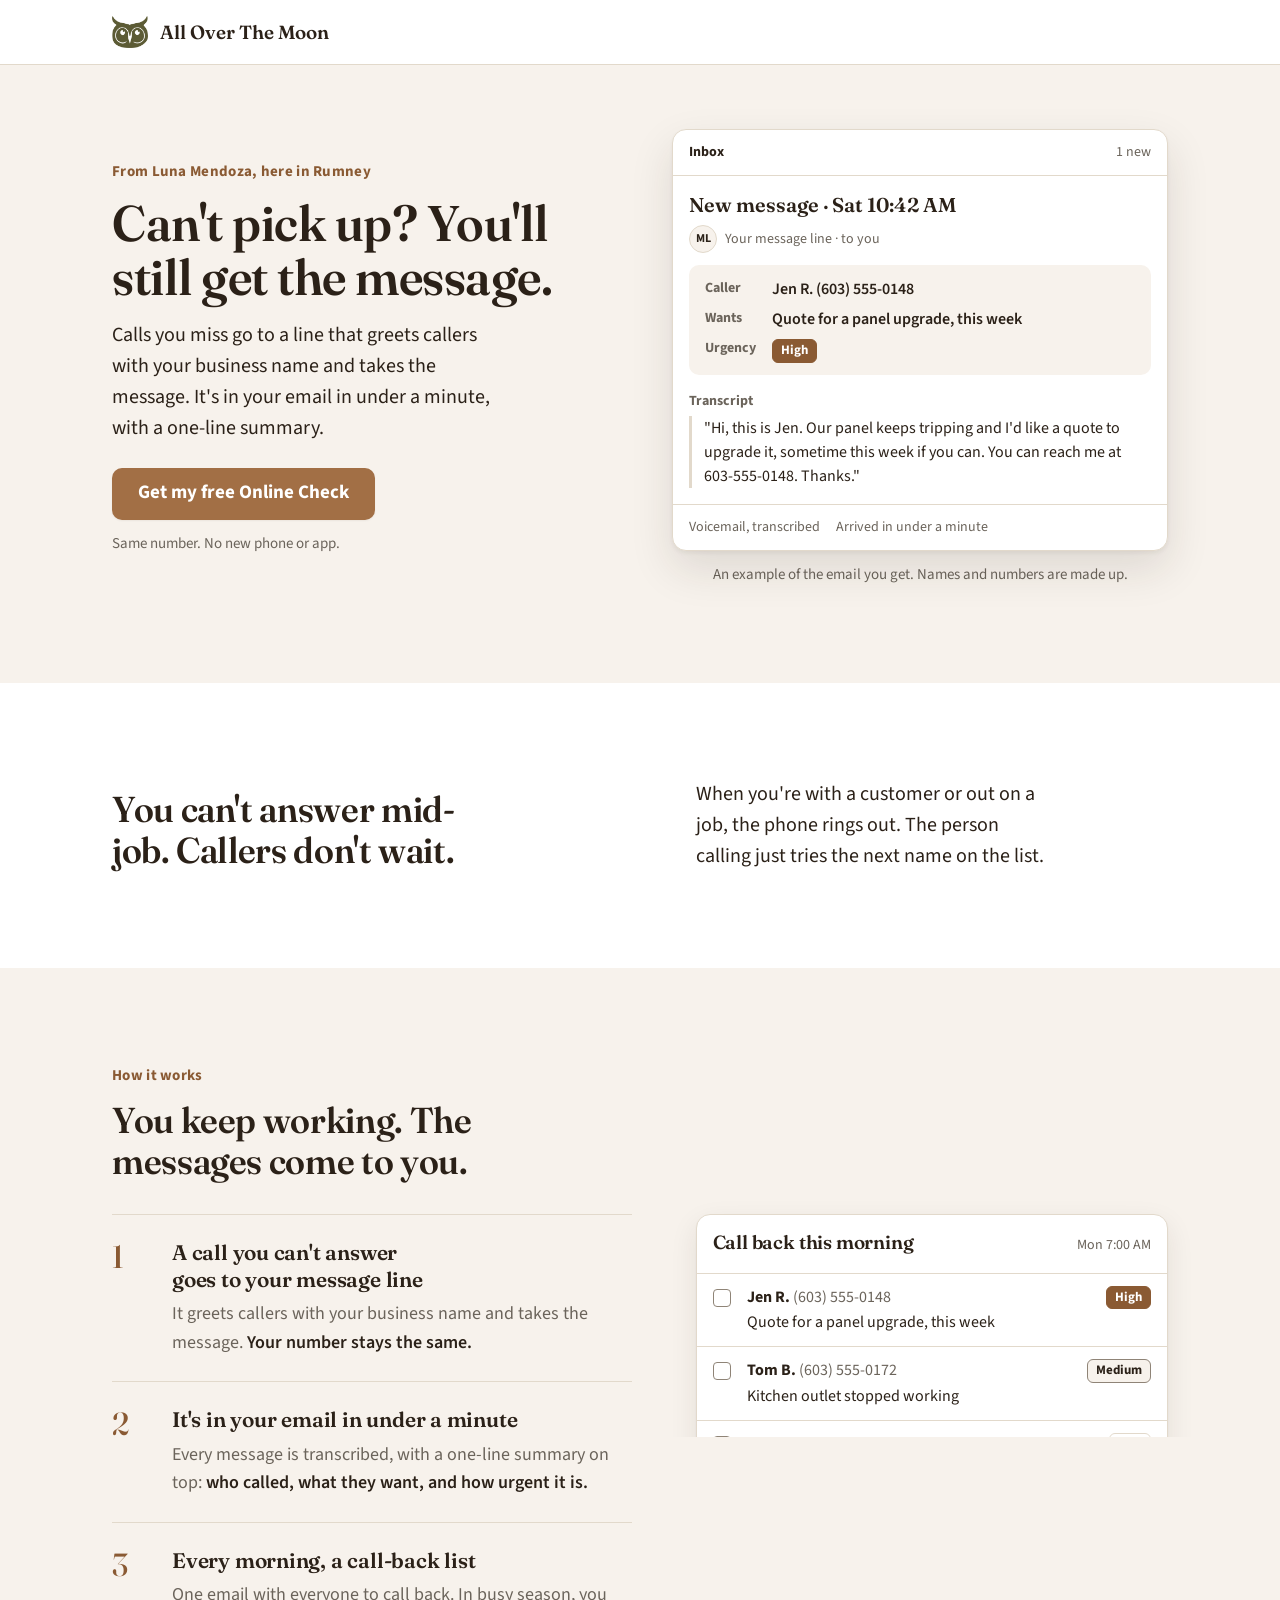
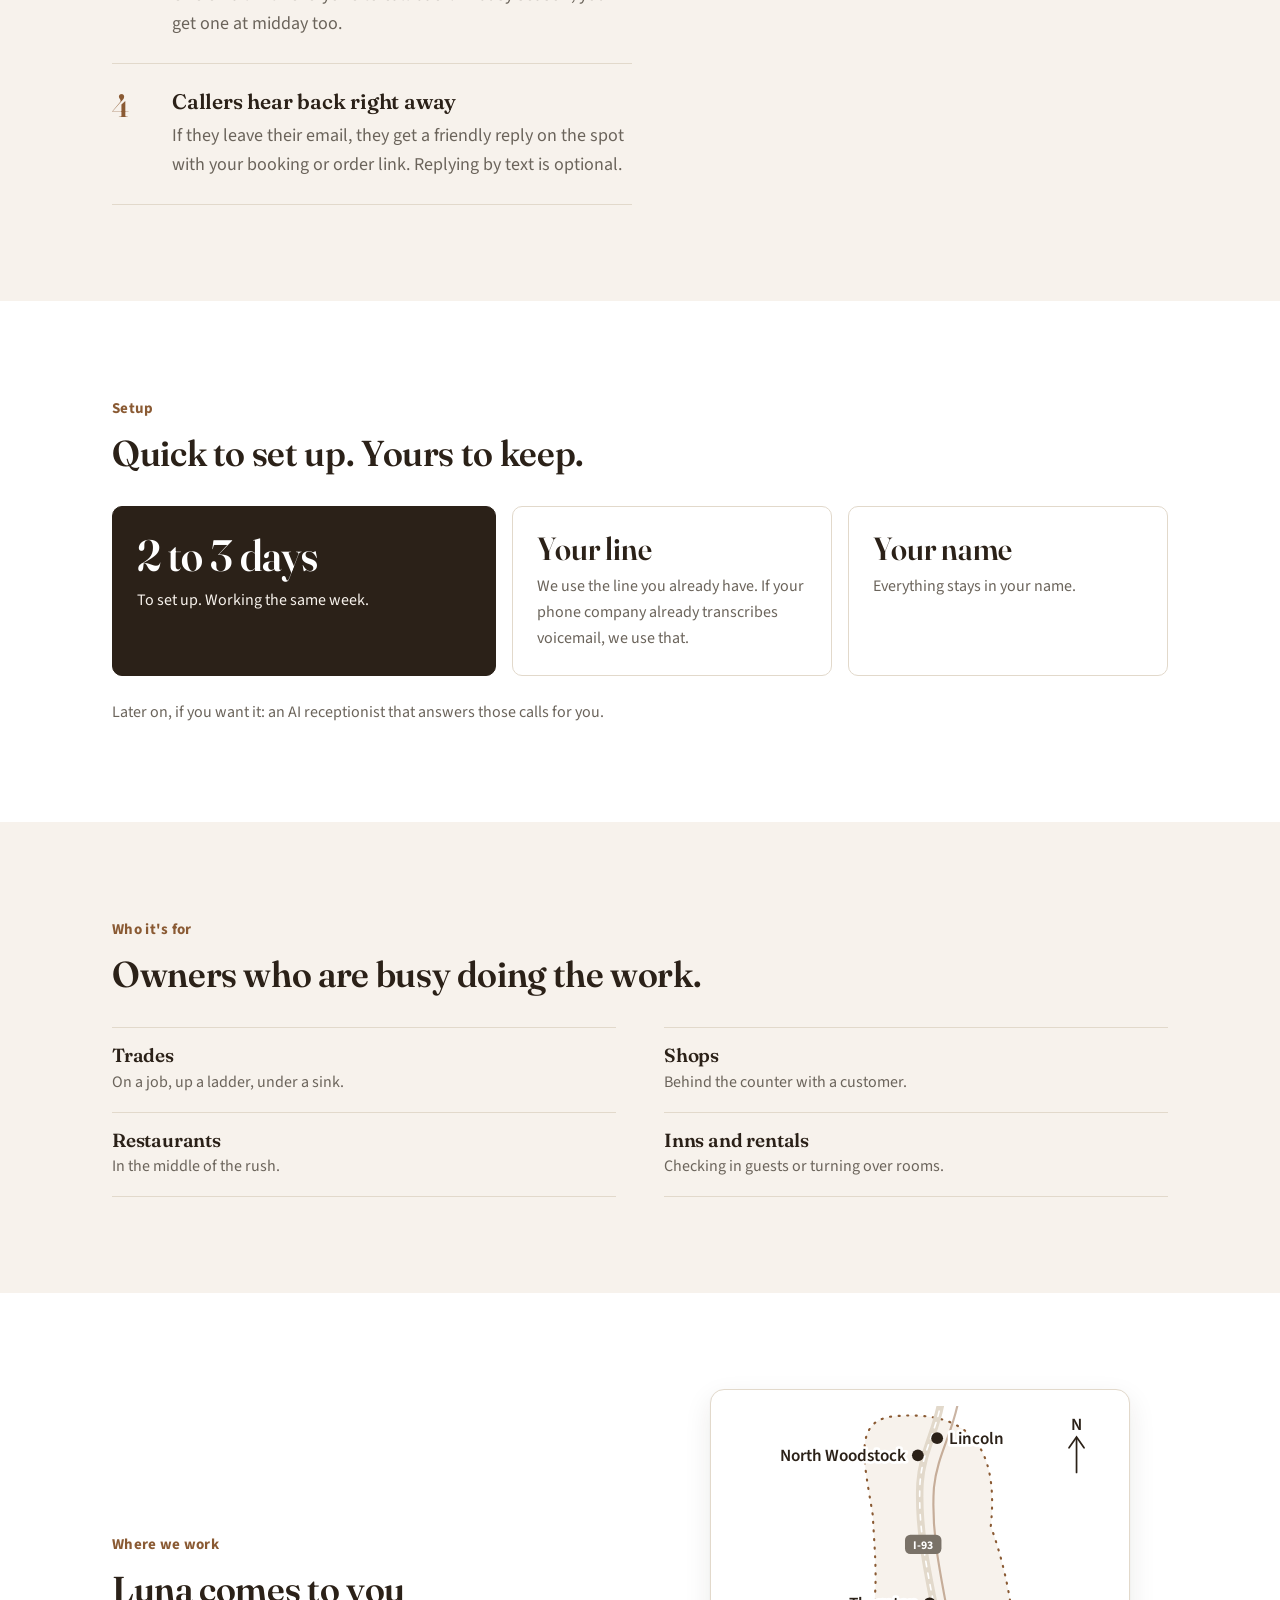
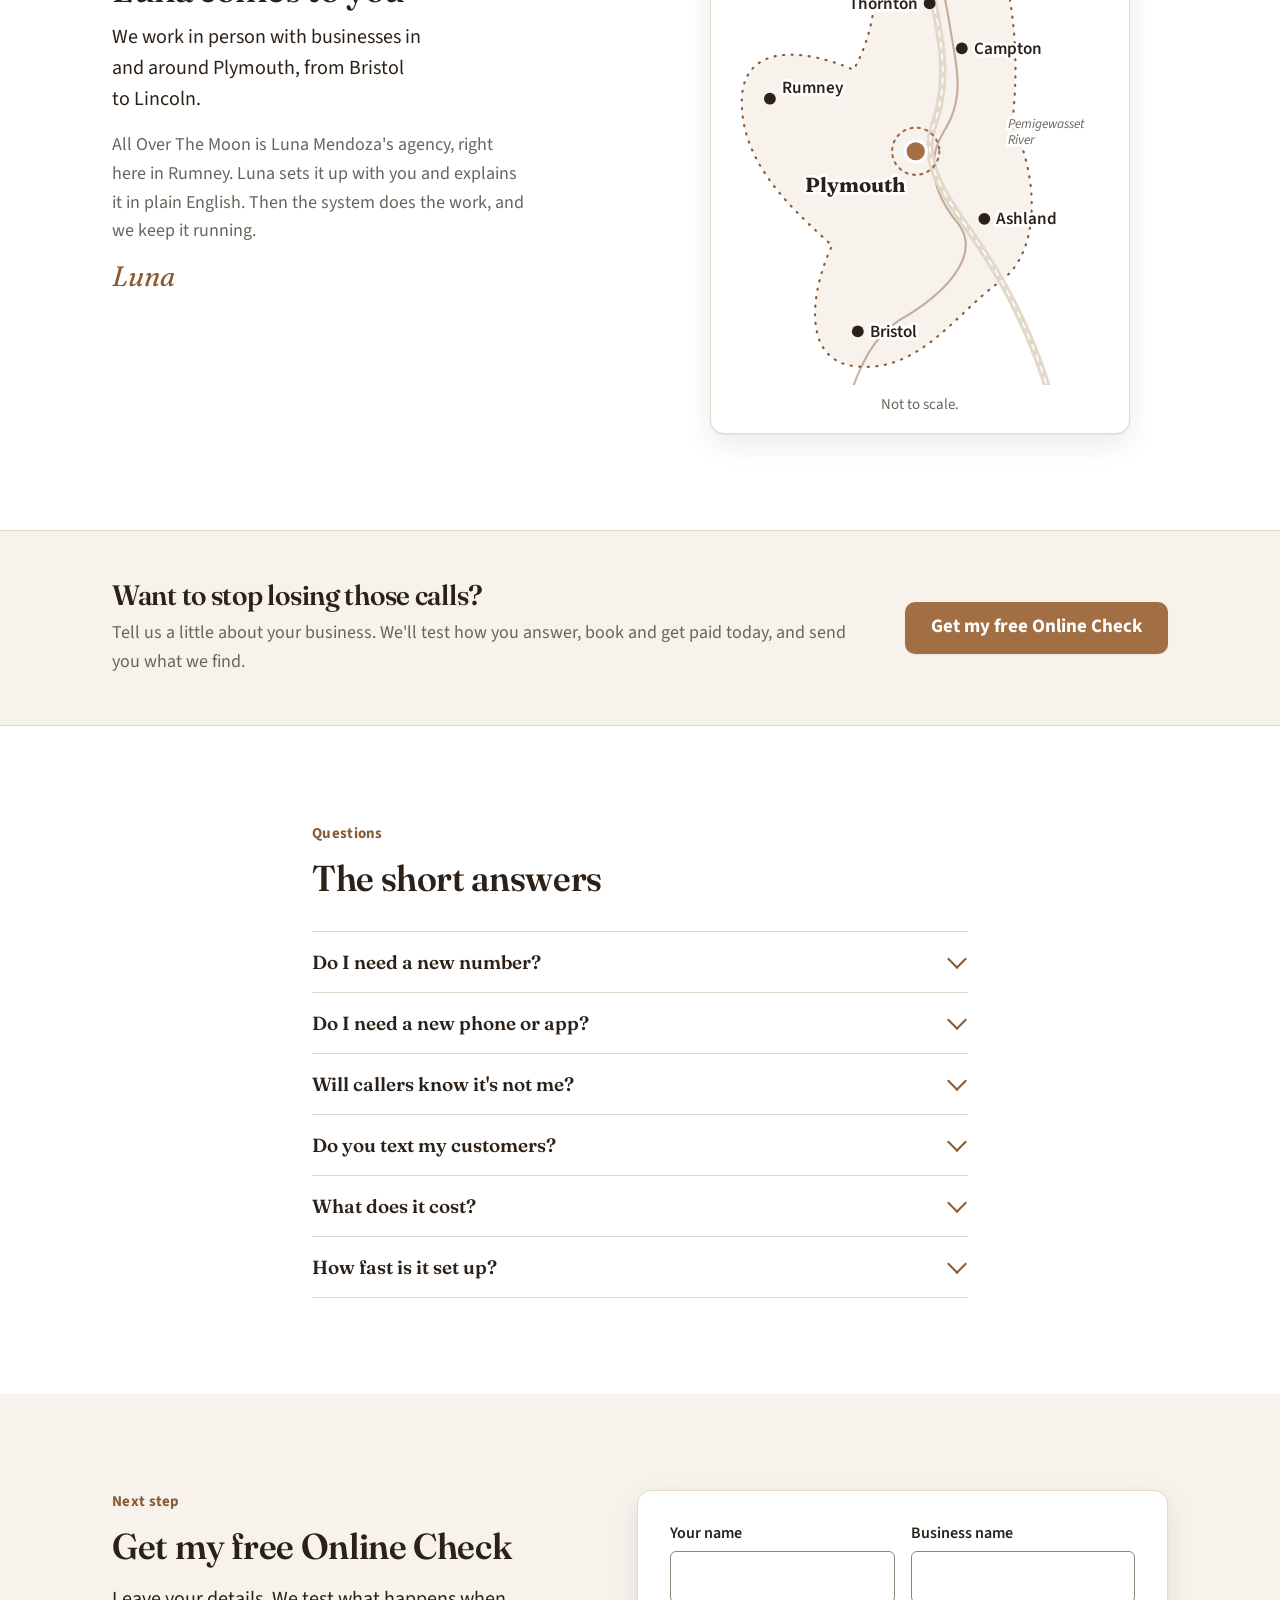
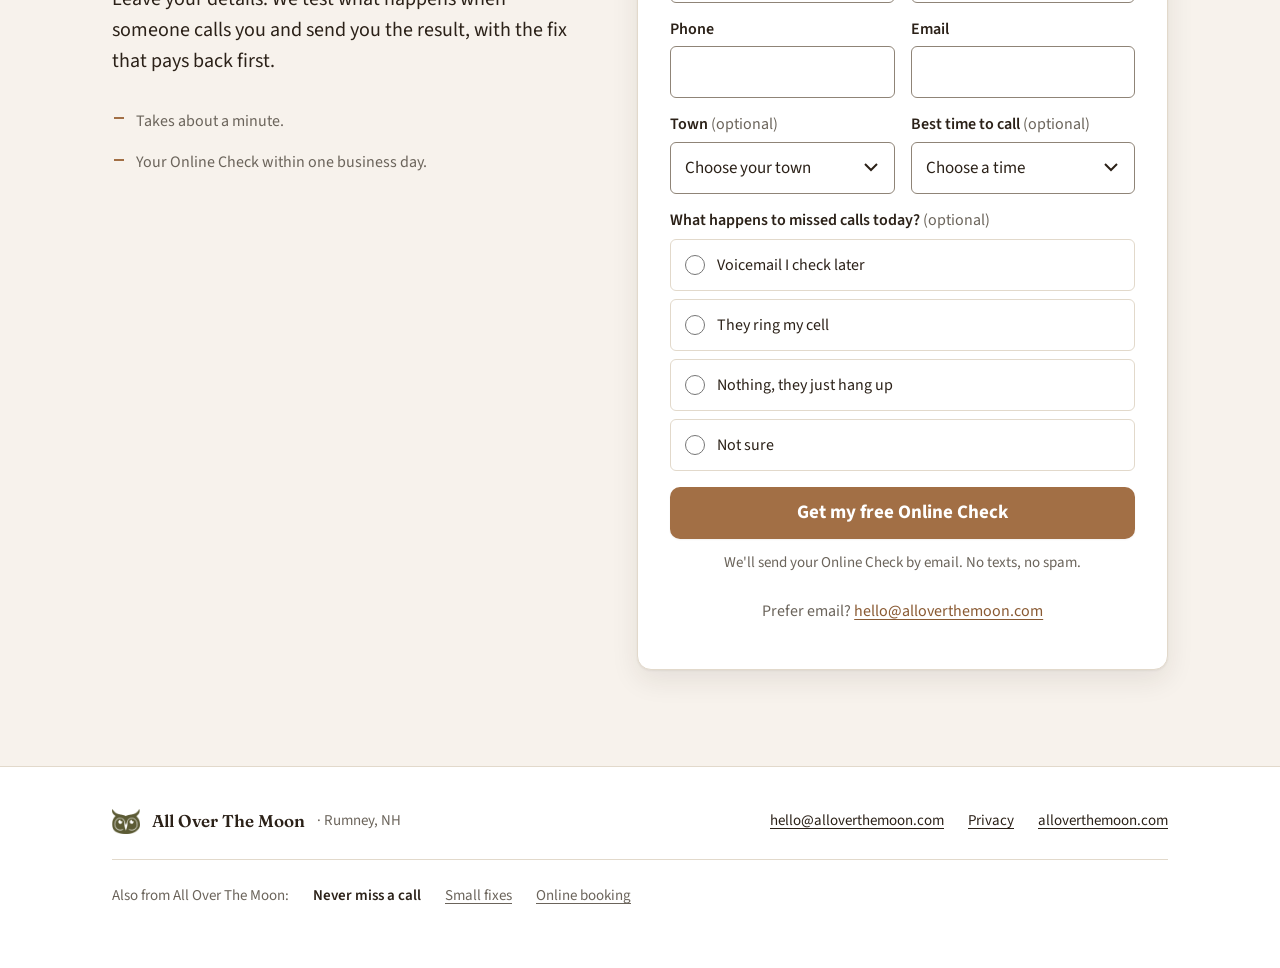
<file: never-miss-a-call/index.html>
<!doctype html>
<html lang="en">
<head>
  <meta charset="utf-8">
  <meta name="viewport" content="width=device-width, initial-scale=1">
  <title>Never miss a call · All Over The Moon</title>
  <meta name="description" content="Calls you can't answer go to a line that takes the message in your business name. It's in your email in under a minute. Same number.">
  <meta name="theme-color" content="#FFFFFF">
  <meta property="og:type" content="website">
  <meta property="og:title" content="Never miss a call · All Over The Moon">
  <meta property="og:description" content="Can't pick up? You'll still get the message, by email, in under a minute. Same number. Set up in 2 to 3 days.">
  <meta property="og:image" content="https://go.alloverthemoon.com/assets/aotm-logo-256.png">
  <link rel="icon" type="image/png" href="../assets/aotm-logo-256.png">
  <link rel="apple-touch-icon" href="../assets/apple-touch-icon.png">
  <link rel="preconnect" href="https://fonts.googleapis.com">
  <link rel="preconnect" href="https://fonts.gstatic.com" crossorigin>
  <link rel="stylesheet" href="https://fonts.googleapis.com/css2?family=Fraunces:ital,opsz,wght@0,9..144,400..700;1,9..144,400&family=Source+Sans+3:wght@400;600;700&display=swap">
  <link rel="stylesheet" href="../assets/aotm.css">
</head>
<body>
  <a class="skip" href="#main">Skip to content</a>

  <header class="site-header">
    <div class="wrap">
      <span class="brand"><img src="../assets/aotm-logo-256.png" alt="" width="36" height="32">All Over The Moon</span>
    </div>
  </header>

  <main id="main">

    <!-- Hero -->
    <section class="hero" aria-labelledby="hero-title">
      <div class="wrap hero-grid">
        <div>
          <span class="kicker">From Luna Mendoza, here in Rumney</span>
          <h1 id="hero-title">Can't pick up? You'll still get the message.</h1>
          <p class="lead">Calls you miss go to a line that greets callers with your business name and takes the message. It's in your email in under a minute, with a one-line summary.</p>
          <a class="btn btn-cta" href="#get-a-call-back">Get my free Online Check</a>
          <p class="btn-note">Same number. No new phone or app.</p>
        </div>

        <figure class="mock mock--arrive">
          <div class="mail">
            <div class="mail-top">
              <span class="inbox">Inbox</span>
              <span>1 new</span>
            </div>
            <div class="mail-head">
              <p class="mail-subject">New message · Sat 10:42 AM</p>
              <div class="mail-from">
                <span class="mail-avatar" aria-hidden="true">ML</span>
                <span>Your message line · to you</span>
              </div>
            </div>
            <div class="mail-body">
              <dl class="mail-summary">
                <dt>Caller</dt>
                <dd>Jen R. <span class="tel">(603) 555-0148</span></dd>
                <dt>Wants</dt>
                <dd>Quote for a panel upgrade, this week</dd>
                <dt>Urgency</dt>
                <dd><span class="tag tag--high">High</span></dd>
              </dl>
              <p class="mail-label">Transcript</p>
              <blockquote class="mail-transcript">"Hi, this is Jen. Our panel keeps tripping and I'd like a quote to upgrade it, sometime this week if you can. You can reach me at 603-555-0148. Thanks."</blockquote>
            </div>
            <div class="mail-foot">
              <span>Voicemail, transcribed</span>
              <span>Arrived in under a minute</span>
            </div>
          </div>
          <figcaption class="mock-caption">An example of the email you get. Names and numbers are made up.</figcaption>
        </figure>
      </div>
    </section>

    <!-- Problem -->
    <section class="section" aria-labelledby="problem-title">
      <div class="wrap problem">
        <h2 id="problem-title">You can't answer mid-job. Callers don't wait.</h2>
        <p>When you're with a customer or out on a job, the phone rings out. The person calling just tries the next name on the list.</p>
      </div>
    </section>

    <!-- How it works -->
    <section class="section section--cream" aria-labelledby="how-title">
      <div class="wrap">
        <div class="section-head">
          <span class="kicker">How it works</span>
          <h2 id="how-title">You keep working. The messages come to you.</h2>
        </div>
        <div class="how-grid">
          <ol class="steps">
            <li class="step">
              <div>
                <h3>A call you can't answer goes to your message line</h3>
                <p>It greets callers with your business name and takes the message. <strong>Your number stays the same.</strong></p>
              </div>
            </li>
            <li class="step">
              <div>
                <h3>It's in your email in under a minute</h3>
                <p>Every message is transcribed, with a one-line summary on top: <strong>who called, what they want, and how urgent it is.</strong></p>
              </div>
            </li>
            <li class="step">
              <div>
                <h3>Every morning, a call-back list</h3>
                <p>One email with everyone to call back. In busy season, you get one at midday too.</p>
              </div>
            </li>
            <li class="step">
              <div>
                <h3>Callers hear back right away</h3>
                <p>If they leave their email, they get a friendly reply on the spot with your booking or order link. Replying by text is optional.</p>
              </div>
            </li>
          </ol>

          <div class="how-aside">
            <figure class="mock">
              <div class="list-card">
                <div class="list-card-head">
                  <h3>Call back this morning</h3>
                  <span>Mon 7:00 AM</span>
                </div>
                <ul class="calls">
                  <li class="call">
                    <span class="call-box" aria-hidden="true"></span>
                    <span class="call-who">Jen R. <span class="tel">(603) 555-0148</span></span>
                    <span class="call-what">Quote for a panel upgrade, this week</span>
                    <span class="tag tag--high">High</span>
                  </li>
                  <li class="call">
                    <span class="call-box" aria-hidden="true"></span>
                    <span class="call-who">Tom B. <span class="tel">(603) 555-0172</span></span>
                    <span class="call-what">Kitchen outlet stopped working</span>
                    <span class="tag tag--medium">Medium</span>
                  </li>
                  <li class="call">
                    <span class="call-box" aria-hidden="true"></span>
                    <span class="call-who">Carol M. <span class="tel">(603) 555-0119</span></span>
                    <span class="call-what">Estimate for garage wiring, next month</span>
                    <span class="tag tag--low">Low</span>
                  </li>
                </ul>
              </div>
              <figcaption class="mock-caption">Your morning list, in the email you already use. Example only.</figcaption>
            </figure>
          </div>
        </div>
      </div>
    </section>

    <!-- Setup -->
    <section class="section" aria-labelledby="setup-title">
      <div class="wrap">
        <div class="section-head">
          <span class="kicker">Setup</span>
          <h2 id="setup-title">Quick to set up. Yours to keep.</h2>
        </div>
        <div class="facts">
          <div class="fact fact--lead">
            <span class="fact-big">2 to 3 days</span>
            <p>To set up. Working the same week.</p>
          </div>
          <div class="fact">
            <span class="fact-big">Your line</span>
            <p>We use the line you already have. If your phone company already transcribes voicemail, we use that.</p>
          </div>
          <div class="fact">
            <span class="fact-big">Your name</span>
            <p>Everything stays in your name.</p>
          </div>
        </div>
        <p class="later">Later on, if you want it: an AI receptionist that answers those calls for you.</p>
      </div>
    </section>

    <!-- Who it's for -->
    <section class="section section--cream" aria-labelledby="who-title">
      <div class="wrap">
        <div class="section-head">
          <span class="kicker">Who it's for</span>
          <h2 id="who-title">Owners who are busy doing the work.</h2>
        </div>
        <ul class="who">
          <li><h3>Trades</h3><p>On a job, up a ladder, under a sink.</p></li>
          <li><h3>Shops</h3><p>Behind the counter with a customer.</p></li>
          <li><h3>Restaurants</h3><p>In the middle of the rush.</p></li>
          <li><h3>Inns and rentals</h3><p>Checking in guests or turning over rooms.</p></li>
        </ul>
      </div>
    </section>

    <!-- Area map -->
    <section class="section" aria-labelledby="area-title">
      <div class="wrap area">
        <div>
          <span class="kicker">Where we work</span>
          <h2 id="area-title">Luna comes to you</h2>
          <p class="lead">We work in person with businesses in and around Plymouth, from Bristol to Lincoln.</p>
          <p class="area-local">All Over The Moon is Luna Mendoza's agency, right here in Rumney. Luna sets it up with you and explains it in plain English. Then the system does the work, and we keep it running.</p>
          <p class="signature">Luna</p>
        </div>
        <figure class="map-card">
          <svg class="map" viewBox="0 0 360 540" role="img" aria-label="Map of the area we serve: Plymouth at the center, with Campton, Thornton, North Woodstock and Lincoln to the north, Rumney to the west, and Ashland and Bristol to the south.">
            <!-- service area -->
            <path d="M152 10 C224 2 254 36 246 112 C266 168 274 228 266 296 C292 348 292 418 254 444 C214 472 178 532 116 522 C70 514 78 452 98 410 C66 380 10 334 14 270 C18 222 72 226 118 246 C146 196 138 148 136 102 C128 52 118 16 152 10 Z"
                  fill="#F7F2EC" stroke="#8A5A33" stroke-width="2" stroke-dasharray="1 7" stroke-linecap="round" stroke-linejoin="round"/>
            <!-- Pemigewasset River -->
            <path d="M216 -6 C211 24 196 46 193 76 C190 120 200 160 207 200 C213 240 224 270 202 304 C186 330 191 360 216 390 C238 420 202 456 160 480 C140 494 128 512 116 546"
                  fill="none" stroke="#8A5A33" stroke-opacity=".45" stroke-width="2" stroke-linecap="round"/>
            <!-- I-93 -->
            <path d="M200 -6 C196 22 182 42 180 72 C178 112 186 150 194 190 C202 230 206 262 192 300 C182 330 200 360 226 396 C250 430 280 480 300 546"
                  fill="none" stroke="#E2D9CB" stroke-width="7" stroke-linecap="round"/>
            <path d="M200 -6 C196 22 182 42 180 72 C178 112 186 150 194 190 C202 230 206 262 192 300 C182 330 200 360 226 396 C250 430 280 480 300 546"
                  fill="none" stroke="#FFFFFF" stroke-width="1.5" stroke-dasharray="5 6" stroke-linecap="round"/>
            <g transform="translate(166 120)">
              <rect x="0" y="0" width="34" height="18" rx="5" fill="#7A7268"/>
              <text class="t-road" x="17" y="13" text-anchor="middle">I-93</text>
            </g>
            <text class="t-soft" x="262" y="300">Pemigewasset</text>
            <text class="t-soft" x="262" y="315">River</text>
            <!-- north arrow -->
            <g stroke="#2B2118" stroke-width="1.6" stroke-linecap="round" fill="none">
              <path d="M326 62 L326 30"/><path d="M319 39 L326 29 L333 39"/>
            </g>
            <text class="t" x="326" y="22" text-anchor="middle">N</text>
            <!-- towns -->
            <g fill="#2B2118">
              <circle cx="196" cy="30" r="5.5"/>
              <circle cx="178" cy="46" r="5.5"/>
              <circle cx="189" cy="184" r="5.5"/>
              <circle cx="219" cy="226" r="5.5"/>
              <circle cx="40" cy="273" r="5.5"/>
              <circle cx="240" cy="385" r="5.5"/>
              <circle cx="122" cy="490" r="5.5"/>
            </g>
            <text class="t" x="207" y="35">Lincoln</text>
            <text class="t" x="167" y="51" text-anchor="end">North Woodstock</text>
            <text class="t" x="178" y="189" text-anchor="end">Thornton</text>
            <text class="t" x="230" y="231">Campton</text>
            <text class="t" x="51" y="268">Rumney</text>
            <text class="t" x="251" y="390">Ashland</text>
            <text class="t" x="133" y="495">Bristol</text>
            <!-- hub -->
            <circle cx="176" cy="322" r="22" fill="none" stroke="#A26F45" stroke-width="2" stroke-dasharray="2 5" stroke-linecap="round"/>
            <circle cx="176" cy="322" r="10" fill="#A26F45" stroke="#FFFFFF" stroke-width="3"/>
            <text class="t-hub" x="166" y="360" text-anchor="end">Plymouth</text>
          </svg>
          <figcaption class="map-caption">Not to scale.</figcaption>
        </figure>
      </div>
    </section>

    <!-- CTA strip -->
    <section class="cta-strip" aria-labelledby="cta-title">
      <div class="wrap">
        <div>
          <h2 id="cta-title">Want to stop losing those calls?</h2>
          <p>Tell us a little about your business. We'll test how you answer, book and get paid today, and send you what we find.</p>
        </div>
        <a class="btn btn-cta" href="#get-a-call-back">Get my free Online Check</a>
      </div>
    </section>

    <!-- FAQ -->
    <section class="section" aria-labelledby="faq-title">
      <div class="wrap narrow">
        <div class="section-head">
          <span class="kicker">Questions</span>
          <h2 id="faq-title">The short answers</h2>
        </div>
        <div class="faq">
          <details>
            <summary>Do I need a new number?</summary>
            <div class="answer"><p>No. You keep the number you have. Calls you don't answer go to your message line instead.</p></div>
          </details>
          <details>
            <summary>Do I need a new phone or app?</summary>
            <div class="answer"><p>No. Messages arrive in the email you already use.</p></div>
          </details>
          <details>
            <summary>Will callers know it's not me?</summary>
            <div class="answer"><p>Yes. The greeting uses your business name and lets callers know their message is transcribed and sent to the owner. We don't record live calls.</p></div>
          </details>
          <details>
            <summary>Do you text my customers?</summary>
            <div class="answer"><p>Only if you ask us to. Replying by text is optional.</p></div>
          </details>
          <details>
            <summary>What does it cost?</summary>
            <div class="answer"><p>It comes with the Care plan, from $450 a month. You'll see the full price on one page before you sign.</p></div>
          </details>
          <details>
            <summary>How fast is it set up?</summary>
            <div class="answer"><p>2 to 3 days, working the same week. We use your current line, and if your phone company already transcribes voicemail, we use that. Everything stays in your name.</p></div>
          </details>
        </div>
      </div>
    </section>

    <!-- Form -->
    <section class="section section--cream" id="get-a-call-back" aria-labelledby="form-title">
      <div class="wrap form-grid">
        <div class="form-intro">
          <span class="kicker">Next step</span>
          <h2 id="form-title">Get my free Online Check</h2>
          <p class="lead">Leave your details. We test what happens when someone calls you and send you the result, with the fix that pays back first.</p>
          <ul class="next-steps">
            <li>Takes about a minute.</li>
            <li>Your Online Check within one business day.</li>
          </ul>
        </div>

        <div class="form-card">
          <div class="form-error" tabindex="-1" hidden role="alert">
            <p>Something went wrong. Please email <a href="mailto:hello@alloverthemoon.com">hello@alloverthemoon.com</a> or try again.</p>
          </div>

          <form id="lead-form" data-offer="never-miss-a-call" novalidate>
            <div class="form-row">
              <div class="field">
                <label for="f-name">Your name</label>
                <input id="f-name" name="name" type="text" autocomplete="name" required>
                <p class="field-error" aria-live="polite"></p>
              </div>
              <div class="field">
                <label for="f-business">Business name</label>
                <input id="f-business" name="business" type="text" autocomplete="organization" required>
                <p class="field-error" aria-live="polite"></p>
              </div>
            </div>
            <div class="form-row">
              <div class="field">
                <label for="f-phone">Phone</label>
                <input id="f-phone" name="phone" type="tel" inputmode="tel" autocomplete="tel" required>
                <p class="field-error" aria-live="polite"></p>
              </div>
              <div class="field">
                <label for="f-email">Email</label>
                <input id="f-email" name="email" type="email" inputmode="email" autocomplete="email">
                <p class="field-error" aria-live="polite"></p>
              </div>
            </div>
            <div class="form-row">
              <div class="field">
                <label for="f-town">Town <span class="opt">(optional)</span></label>
                <select id="f-town" name="town">
                  <option value="">Choose your town</option>
                  <option>Plymouth</option>
                  <option>Campton</option>
                  <option>Lincoln</option>
                  <option>North Woodstock</option>
                  <option>Bristol</option>
                  <option>Thornton</option>
                  <option>Rumney</option>
                  <option>Ashland</option>
                  <option>Other</option>
                </select>
                <p class="field-error" aria-live="polite"></p>
              </div>
              <div class="field">
                <label for="f-time">Best time to call <span class="opt">(optional)</span></label>
                <select id="f-time" name="best_time">
                  <option value="">Choose a time</option>
                  <option>Morning</option>
                  <option>Midday</option>
                  <option>Afternoon</option>
                  <option>Anytime</option>
                </select>
                <p class="field-error" aria-live="polite"></p>
              </div>
            </div>
            <div class="field">
              <fieldset>
                <legend>What happens to missed calls today? <span class="opt">(optional)</span></legend>
                <div class="choices">
                  <label class="choice"><input type="radio" name="missed_calls" value="voicemail"> Voicemail I check later</label>
                  <label class="choice"><input type="radio" name="missed_calls" value="cell"> They ring my cell</label>
                  <label class="choice"><input type="radio" name="missed_calls" value="nothing"> Nothing, they just hang up</label>
                  <label class="choice"><input type="radio" name="missed_calls" value="unsure"> Not sure</label>
                </div>
              </fieldset>
              <p class="field-error" aria-live="polite"></p>
            </div>

            <div class="hp" aria-hidden="true"><label>Website<input name="website" tabindex="-1" autocomplete="off"></label></div>

            <button class="btn btn-block" type="submit">Get my free Online Check</button>
            <p class="consent">We'll send your Online Check by email. No texts, no spam.</p>
          </form>

          <div class="form-ok" tabindex="-1" hidden>
            <h3>Thanks.</h3>
            <p>We'll send your Online Check within one business day.</p>
          </div>

          <p class="alt-contact">Prefer email? <a href="mailto:hello@alloverthemoon.com">hello@alloverthemoon.com</a></p>
        </div>
      </div>
    </section>

  </main>

  <footer class="site-footer">
    <div class="wrap">
      <div class="foot-brand"><img src="../assets/aotm-logo-256.png" alt="" width="28" height="25" loading="lazy"><span>All Over The Moon</span> <span class="foot-place">· Rumney, NH</span></div>
      <ul class="foot-links">
        <li><a href="mailto:hello@alloverthemoon.com">hello@alloverthemoon.com</a></li>
        <li><a href="../privacy/">Privacy</a></li>
        <li><a href="https://www.alloverthemoon.com">alloverthemoon.com</a></li>
      </ul>
      <ul class="foot-more" aria-label="More from All Over The Moon">
        <li>Also from All Over The Moon:</li>
        <li><a href="../never-miss-a-call/" aria-current="page">Never miss a call</a></li>
        <li><a href="../automations/">Small fixes</a></li>
        <li><a href="../booking/">Online booking</a></li>
      </ul>
    </div>
  </footer>

  <script src="../assets/config.js"></script>
  <script src="../assets/lead-form.js" defer></script>
</body>
</html>
</file>
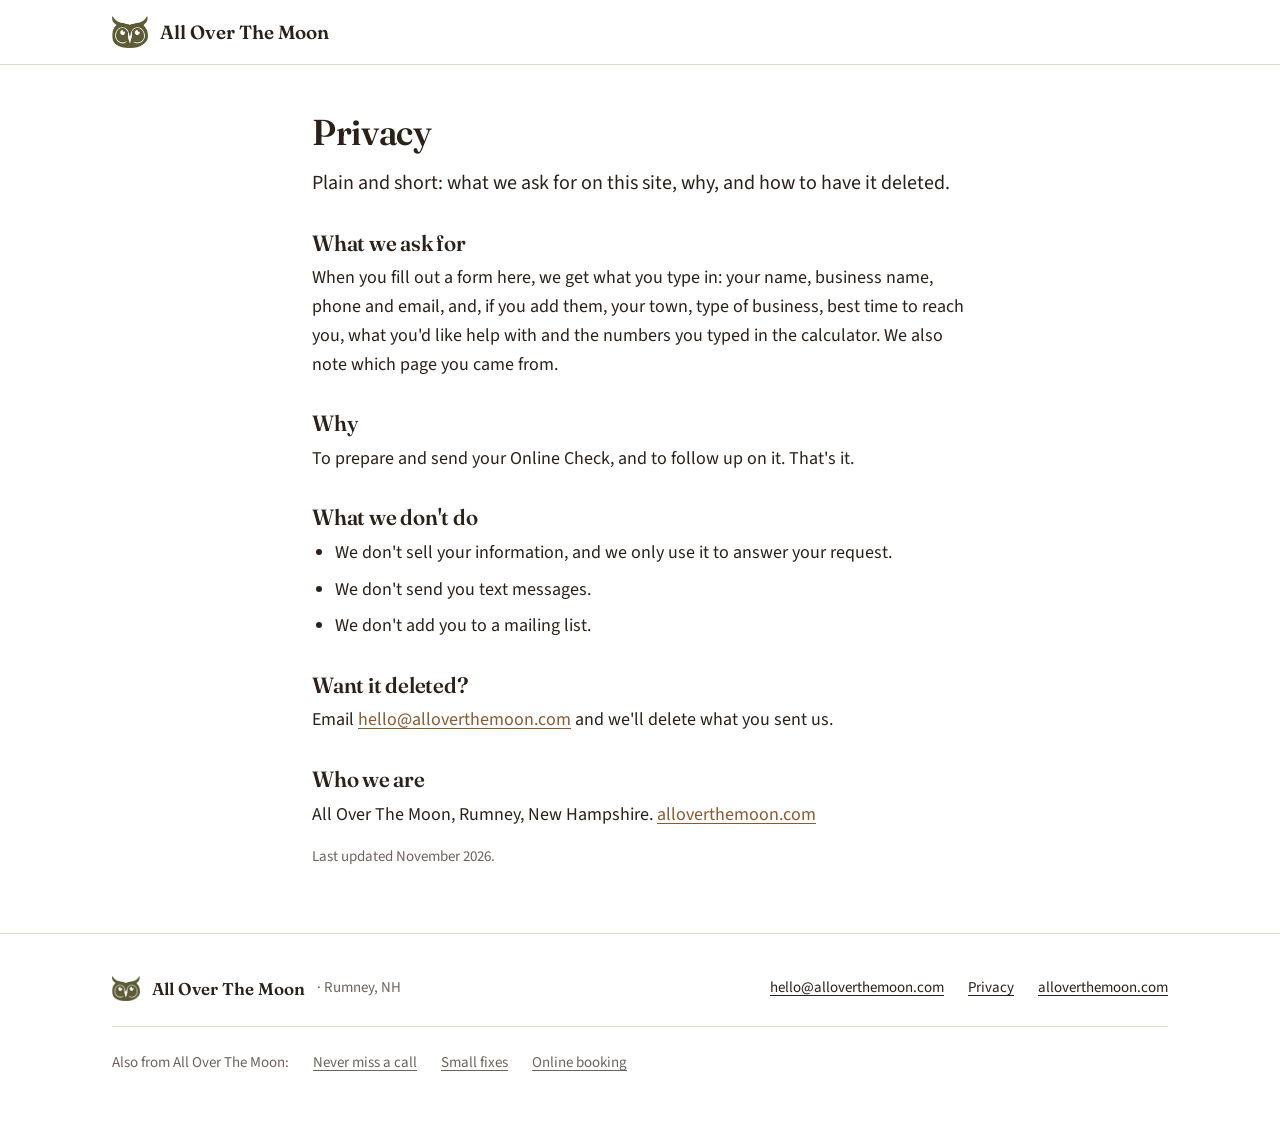
<file: privacy/index.html>
<!doctype html>
<html lang="en">
<head>
  <meta charset="utf-8">
  <meta name="viewport" content="width=device-width, initial-scale=1">
  <title>Privacy · All Over The Moon</title>
  <meta name="description" content="What we ask for on our forms, why, and how to have it deleted.">
  <meta name="theme-color" content="#FFFFFF">
  <meta property="og:type" content="website">
  <meta property="og:title" content="Privacy · All Over The Moon">
  <meta property="og:description" content="What we ask for on our forms, why, and how to have it deleted.">
  <link rel="icon" type="image/png" href="../assets/aotm-logo-256.png">
  <link rel="apple-touch-icon" href="../assets/apple-touch-icon.png">
  <link rel="preconnect" href="https://fonts.googleapis.com">
  <link rel="preconnect" href="https://fonts.gstatic.com" crossorigin>
  <link rel="stylesheet" href="https://fonts.googleapis.com/css2?family=Fraunces:ital,opsz,wght@0,9..144,400..700;1,9..144,400&family=Source+Sans+3:wght@400;600;700&display=swap">
  <link rel="stylesheet" href="../assets/aotm.css">
</head>
<body>
  <a class="skip" href="#main">Skip to content</a>
  <header class="site-header">
    <div class="wrap">
      <span class="brand"><img src="../assets/aotm-logo-256.png" alt="" width="36" height="32">All Over The Moon</span>
    </div>
  </header>

  <main id="main" class="page">
    <div class="wrap narrow">
      <h1>Privacy</h1>
      <p class="lead">Plain and short: what we ask for on this site, why, and how to have it deleted.</p>

      <h2>What we ask for</h2>
      <p>When you fill out a form here, we get what you type in: your name, business name, phone and email, and, if you add them, your town, type of business, best time to reach you, what you'd like help with and the numbers you typed in the calculator. We also note which page you came from.</p>

      <h2>Why</h2>
      <p>To prepare and send your Online Check, and to follow up on it. That's it.</p>

      <h2>What we don't do</h2>
      <ul>
        <li>We don't sell your information, and we only use it to answer your request.</li>
        <li>We don't send you text messages.</li>
        <li>We don't add you to a mailing list.</li>
      </ul>

      <h2>Want it deleted?</h2>
      <p>Email <a href="mailto:hello@alloverthemoon.com">hello@alloverthemoon.com</a> and we'll delete what you sent us.</p>

      <h2>Who we are</h2>
      <p>All Over The Moon, Rumney, New Hampshire. <a href="https://www.alloverthemoon.com">alloverthemoon.com</a></p>

      <p class="updated">Last updated November 2026.</p>
    </div>
  </main>

  <footer class="site-footer">
    <div class="wrap">
      <div class="foot-brand"><img src="../assets/aotm-logo-256.png" alt="" width="28" height="25" loading="lazy"><span>All Over The Moon</span> <span class="foot-place">· Rumney, NH</span></div>
      <ul class="foot-links">
        <li><a href="mailto:hello@alloverthemoon.com">hello@alloverthemoon.com</a></li>
        <li><a href="../privacy/" aria-current="page">Privacy</a></li>
        <li><a href="https://www.alloverthemoon.com">alloverthemoon.com</a></li>
      </ul>
      <ul class="foot-more" aria-label="More from All Over The Moon">
        <li>Also from All Over The Moon:</li>
        <li><a href="../never-miss-a-call/">Never miss a call</a></li>
        <li><a href="../automations/">Small fixes</a></li>
        <li><a href="../booking/">Online booking</a></li>
      </ul>
    </div>
  </footer>
</body>
</html>
</file>
<file: assets/aotm.css>
/* All Over The Moon · landing template
   Mobile first (375 px), then 760 px and 1024 px.
   Light theme only. Every color comes from the tokens below. */

/* ---------- Tokens ---------- */
:root {
  color-scheme: light;

  /* Brand */
  --brown: #A26F45;        /* action: button background (white bold text >= 19px, AA large) */
  --brown-ink: #8A5A33;    /* links, small accents, button hover (5.8:1 on white) */
  --cream: #F7F2EC;        /* surfaces */
  --ink: #2B2118;          /* text */
  --gray: #7A7268;         /* secondary, only on white */
  --text-2: #6B645B;       /* secondary text that also passes AA on cream */
  --line: #E2D9CB;         /* borders, dividers */
  --line-strong: #8F8477;  /* form control borders (3:1 non-text contrast) */
  --paper: #FFFFFF;
  --error: #9A3B24;        /* earth red, 6.9:1 on white */
  --error-bg: #FBF1EE;

  /* Type */
  --font-display: "Fraunces", Georgia, "Times New Roman", serif;
  --font-body: "Source Sans 3", "Source Sans Pro", "Helvetica Neue", "Segoe UI", Arial, sans-serif;
  --fs-small: 0.9375rem;   /* 15px */
  --fs-body: 1.125rem;     /* 18px */
  --fs-lead: 1.25rem;      /* 20px */
  --fs-h3: 1.3125rem;      /* 21px */
  --fs-h2: 1.875rem;       /* 30px */
  --fs-h1: 2.25rem;        /* 36px */

  /* Space (4 pt) */
  --s-1: 4px; --s-2: 8px; --s-3: 12px; --s-4: 16px; --s-5: 24px;
  --s-6: 32px; --s-7: 48px; --s-8: 64px; --s-9: 96px;

  /* Shape and depth */
  --radius-s: 6px;
  --radius: 10px;
  --radius-l: 14px;
  --shadow-1: 0 1px 2px rgba(43, 33, 24, .06);
  --shadow-2: 0 1px 2px rgba(43, 33, 24, .06), 0 10px 28px rgba(43, 33, 24, .09);
  --shadow-3: 0 2px 4px rgba(43, 33, 24, .06), 0 18px 44px rgba(43, 33, 24, .12);

  /* Motion */
  --ease-out: cubic-bezier(.2, .7, .2, 1);
  --t-fast: 160ms;
  --t: 240ms;

  --wrap: 1120px;
  --gutter: 20px;
  --tap: 52px;
}

@media (min-width: 760px) {
  :root {
    --fs-h2: 2.25rem;  /* 36px */
    --fs-h1: 2.875rem; /* 46px */
    --gutter: 32px;
  }
}
@media (min-width: 1024px) {
  :root { --fs-h1: 3.125rem; } /* 50px */
}

/* ---------- Base ---------- */
*, *::before, *::after { box-sizing: border-box; }
html { -webkit-text-size-adjust: 100%; scroll-behavior: smooth; }
body {
  margin: 0;
  background: var(--paper);
  color: var(--ink);
  font-family: var(--font-body);
  font-size: var(--fs-body);
  line-height: 1.6;
  -webkit-font-smoothing: antialiased;
  text-rendering: optimizeLegibility;
  overflow-x: hidden;
}
img { max-width: 100%; height: auto; display: block; }
h1, h2, h3 {
  font-family: var(--font-display);
  font-weight: 600;
  line-height: 1.15;
  letter-spacing: -0.01em;
  margin: 0 0 var(--s-4);
  font-variation-settings: "opsz" 72;
  text-wrap: balance;
}
h1 { font-size: var(--fs-h1); line-height: 1.08; }
h2 { font-size: var(--fs-h2); }
h3 { font-size: var(--fs-h3); line-height: 1.25; font-variation-settings: "opsz" 24; }
p { margin: 0 0 var(--s-4); text-wrap: pretty; }
p:last-child { margin-bottom: 0; }
a { color: var(--brown-ink); text-underline-offset: 3px; text-decoration-thickness: 1px; }
a:hover { text-decoration-thickness: 2px; }
:focus-visible { outline: 3px solid var(--brown-ink); outline-offset: 3px; border-radius: 4px; }
strong { font-weight: 700; }

.skip {
  position: absolute; left: var(--s-4); top: -100px; z-index: 100;
  background: var(--ink); color: var(--paper); padding: var(--s-3) var(--s-4);
  border-radius: var(--radius-s); text-decoration: none; font-weight: 600;
}
.skip:focus { top: var(--s-3); }

.wrap { width: 100%; max-width: var(--wrap); margin: 0 auto; padding: 0 var(--gutter); }
.narrow { max-width: 720px; }

.section { padding: var(--s-8) 0; }
.section--cream { background: var(--cream); }
.section--tight { padding: var(--s-7) 0; }
@media (min-width: 760px) { .section { padding: var(--s-9) 0; } }

.kicker {
  display: block;
  font-size: var(--fs-small);
  font-weight: 700;
  color: var(--brown-ink);
  letter-spacing: 0.02em;
  margin-bottom: var(--s-3);
}
.lead { font-size: var(--fs-lead); line-height: 1.55; color: var(--ink); }
.muted { color: var(--text-2); }
.section-head { max-width: 640px; margin-bottom: var(--s-6); }

/* ---------- Header ---------- */
.site-header { background: var(--paper); border-bottom: 1px solid var(--line); }
.site-header .wrap { display: flex; align-items: center; min-height: 64px; }
.brand {
  display: inline-flex; align-items: center; gap: var(--s-3);
  color: var(--ink); text-decoration: none;
  font-family: var(--font-display); font-weight: 600; font-size: 1.1875rem;
  font-variation-settings: "opsz" 24;
}
.brand img { width: 36px; height: auto; }

/* ---------- Button ---------- */
.btn {
  display: inline-flex; align-items: center; justify-content: center; gap: var(--s-2);
  min-height: var(--tap);
  padding: 12px 26px;
  border: 0; border-radius: var(--radius);
  background: var(--brown); color: var(--paper);
  font-family: var(--font-body); font-size: 1.1875rem; font-weight: 700; line-height: 1.2;
  text-decoration: none; cursor: pointer;
  box-shadow: var(--shadow-1);
  touch-action: manipulation;
  transition: background-color var(--t-fast) ease, transform var(--t-fast) var(--ease-out), box-shadow var(--t-fast) ease;
}
.btn:hover { background: var(--brown-ink); box-shadow: var(--shadow-2); transform: translateY(-1px); text-decoration: none; }
.btn:active { transform: translateY(0); box-shadow: var(--shadow-1); }
.btn:disabled { opacity: .6; cursor: progress; transform: none; }
.btn-block { width: 100%; }
@media (max-width: 759px) { .btn-cta { width: 100%; } }
.btn-note { margin-top: var(--s-3); font-size: var(--fs-small); color: var(--text-2); }

/* ---------- Hero ---------- */
.hero { background: var(--cream); padding: var(--s-7) 0 var(--s-8); overflow: hidden; }
.hero-grid { display: grid; gap: var(--s-7); align-items: center; }
.hero h1 { margin-bottom: var(--s-4); }
.hero .lead { margin-bottom: var(--s-5); max-width: 34ch; }
@media (min-width: 760px) {
  .hero { padding: var(--s-8) 0 var(--s-9); }
  .hero .lead { max-width: 40ch; }
}
@media (min-width: 1024px) {
  .hero-grid { grid-template-columns: 1fr 1fr; gap: var(--s-8); }
}

/* ---------- Mock: email the owner receives ---------- */
.mock { margin: 0; }
.mock-caption {
  margin-top: var(--s-3); font-size: var(--fs-small); color: var(--text-2); text-align: center;
}
.mail {
  background: var(--paper);
  border: 1px solid var(--line);
  border-radius: var(--radius-l);
  box-shadow: var(--shadow-3);
  overflow: hidden;
  font-size: 1rem;
  line-height: 1.5;
}
.mail-top {
  display: flex; justify-content: space-between; align-items: center; gap: var(--s-3);
  padding: var(--s-3) var(--s-4);
  border-bottom: 1px solid var(--line);
  font-size: 0.875rem; color: var(--text-2);
}
.mail-top .inbox { font-weight: 700; color: var(--ink); }
.mail-head { padding: var(--s-4) var(--s-4) var(--s-3); }
.mail-subject {
  font-family: var(--font-display); font-weight: 600; font-size: 1.25rem; line-height: 1.25;
  margin: 0 0 var(--s-2); font-variation-settings: "opsz" 24;
}
.mail-from { display: flex; align-items: center; gap: var(--s-2); font-size: 0.875rem; color: var(--text-2); }
.mail-avatar {
  flex: none; width: 28px; height: 28px; border-radius: 50%;
  background: var(--cream); border: 1px solid var(--line);
  display: grid; place-items: center;
  font-size: 0.75rem; font-weight: 700; color: var(--ink);
}
.mail-body { padding: 0 var(--s-4) var(--s-4); }
.mail-summary {
  margin: 0 0 var(--s-4); padding: var(--s-3) var(--s-4);
  background: var(--cream); border-radius: var(--radius);
  display: grid; grid-template-columns: auto 1fr; gap: 6px var(--s-4);
}
.mail-summary dt { font-size: 0.875rem; font-weight: 700; color: var(--text-2); padding-top: 1px; }
.mail-summary dd { margin: 0; font-weight: 600; color: var(--ink); }
.mail-summary .tel { font-variant-numeric: tabular-nums; white-space: nowrap; }
.mail-label { font-size: 0.875rem; font-weight: 700; color: var(--text-2); margin: 0 0 var(--s-1); }
.mail-transcript {
  margin: 0; padding-left: var(--s-3);
  border-left: 3px solid var(--line);
  color: var(--ink); font-style: normal;
}
.mail-foot {
  display: flex; flex-wrap: wrap; gap: var(--s-2) var(--s-4);
  padding: var(--s-3) var(--s-4);
  border-top: 1px solid var(--line);
  font-size: 0.875rem; color: var(--text-2);
}

/* Urgency tag: always text + color, never color alone */
.tag {
  display: inline-block;
  padding: 1px 8px;
  border-radius: var(--radius-s);
  font-size: 0.8125rem; font-weight: 700; line-height: 1.5;
  border: 1px solid var(--line);
  background: var(--paper); color: var(--ink);
  white-space: nowrap;
}
.tag--high { background: var(--brown-ink); border-color: var(--brown-ink); color: var(--paper); }
.tag--medium { background: var(--cream); border-color: var(--line-strong); color: var(--ink); }
.tag--low { color: var(--text-2); }

@media (prefers-reduced-motion: no-preference) {
  .mock--arrive .mail { animation: arrive 520ms var(--ease-out) 120ms both; }
  @keyframes arrive { from { opacity: 0; transform: translateY(14px); } to { opacity: 1; transform: none; } }
}

/* ---------- Mock: call-back list ---------- */
.list-card {
  background: var(--paper);
  border: 1px solid var(--line);
  border-radius: var(--radius-l);
  box-shadow: var(--shadow-2);
  overflow: hidden;
}
.list-card-head {
  display: flex; justify-content: space-between; align-items: baseline; gap: var(--s-3);
  padding: var(--s-4); border-bottom: 1px solid var(--line);
}
.list-card-head h3 { margin: 0; font-size: 1.1875rem; }
.list-card-head span { font-size: 0.875rem; color: var(--text-2); white-space: nowrap; }
.calls { list-style: none; margin: 0; padding: 0; }
.call {
  display: grid; grid-template-columns: 22px 1fr auto; gap: 2px var(--s-3);
  align-items: start;
  padding: var(--s-3) var(--s-4);
  border-bottom: 1px solid var(--line);
  font-size: 1rem; line-height: 1.45;
}
.call:last-child { border-bottom: 0; }
.call-box {
  width: 18px; height: 18px; margin-top: 3px;
  border: 1.5px solid var(--line-strong); border-radius: 4px; background: var(--paper);
}
.call-who { font-weight: 700; }
.call-who .tel { font-weight: 400; color: var(--text-2); font-variant-numeric: tabular-nums; white-space: nowrap; }
.call-what { grid-column: 2 / 3; color: var(--ink); }
.call .tag { grid-row: 1; grid-column: 3; }

/* ---------- Problem ---------- */
.problem { display: grid; gap: var(--s-5); }
.problem p { font-size: var(--fs-lead); line-height: 1.55; max-width: 36ch; }
@media (min-width: 1024px) {
  .problem { grid-template-columns: 1.1fr 1fr; gap: var(--s-8); align-items: end; }
  .problem h2 { margin: 0; }
}

/* ---------- How it works ---------- */
.how-grid { display: grid; gap: var(--s-7); }
@media (min-width: 1024px) {
  .how-grid { grid-template-columns: 1.1fr 1fr; gap: var(--s-8); align-items: start; }
  .how-aside { position: sticky; top: var(--s-6); }
}
.steps { list-style: none; margin: 0; padding: 0; counter-reset: step; }
.step {
  counter-increment: step;
  display: grid; grid-template-columns: 44px 1fr; gap: 0 var(--s-4);
  padding: var(--s-5) 0;
  border-top: 1px solid var(--line);
}
.step:last-child { border-bottom: 1px solid var(--line); }
.step::before {
  content: counter(step);
  font-family: var(--font-display); font-weight: 500; font-size: 2rem; line-height: 1;
  color: var(--brown-ink); font-variation-settings: "opsz" 144;
  padding-top: 2px;
}
.step h3 { margin-bottom: var(--s-2); }
.step p { color: var(--text-2); }
.step p strong { color: var(--ink); font-weight: 600; }

/* ---------- Setup facts ---------- */
.facts { display: grid; gap: var(--s-4); }
.fact {
  background: var(--paper); border: 1px solid var(--line); border-radius: var(--radius);
  padding: var(--s-5);
}
.fact-big {
  display: block; font-family: var(--font-display); font-weight: 600;
  font-size: 2rem; line-height: 1.1; margin-bottom: var(--s-2);
  font-variation-settings: "opsz" 144;
}
.fact p { color: var(--text-2); font-size: 1rem; }
.fact--lead { background: var(--ink); border-color: var(--ink); color: var(--paper); }
.fact--lead p { color: var(--cream); }
@media (min-width: 760px) {
  .facts { grid-template-columns: 1.2fr 1fr 1fr; }
  .fact--lead .fact-big { font-size: 2.75rem; }
}
.later { margin-top: var(--s-5); color: var(--text-2); font-size: 1rem; }

/* ---------- Who it's for ---------- */
.who { list-style: none; margin: 0; padding: 0; display: grid; gap: 0; }
.who li { padding: var(--s-4) 0; border-top: 1px solid var(--line); }
.who li:last-child { border-bottom: 1px solid var(--line); }
.who h3 { margin: 0 0 2px; font-size: 1.1875rem; }
.who p { color: var(--text-2); font-size: 1rem; }
@media (min-width: 760px) {
  .who { grid-template-columns: 1fr 1fr; column-gap: var(--s-7); }
  .who li:nth-last-child(2) { border-bottom: 1px solid var(--line); }
}

/* ---------- Local person ---------- */
.local {
  display: grid; gap: var(--s-5);
  background: var(--paper); border: 1px solid var(--line); border-radius: var(--radius-l);
  padding: var(--s-6) var(--s-5);
  box-shadow: var(--shadow-1);
}
.local-mark { display: flex; align-items: center; gap: var(--s-4); }
.local-mark img { width: 64px; height: auto; }
.local-place { font-size: var(--fs-small); color: var(--text-2); line-height: 1.4; }
.local-place strong { display: block; color: var(--ink); font-family: var(--font-display); font-size: 1.25rem; font-weight: 600; }
.local p { font-size: var(--fs-lead); line-height: 1.55; }
.signature {
  font-family: var(--font-display); font-style: italic; font-weight: 400;
  font-size: 1.75rem; color: var(--brown-ink); line-height: 1;
}
@media (min-width: 760px) {
  .local { grid-template-columns: 220px 1fr; gap: var(--s-7); padding: var(--s-7); align-items: center; }
  .local-mark { flex-direction: column; align-items: flex-start; }
  .local-mark img { width: 88px; }
}

/* ---------- CTA strip ---------- */
.cta-strip { background: var(--cream); border-top: 1px solid var(--line); border-bottom: 1px solid var(--line); }
.cta-strip .wrap { display: grid; gap: var(--s-5); padding-top: var(--s-7); padding-bottom: var(--s-7); }
.cta-strip h2 { margin: 0 0 var(--s-2); font-size: 1.75rem; }
.cta-strip p { color: var(--text-2); }
@media (min-width: 760px) {
  .cta-strip .wrap { grid-template-columns: 1fr auto; align-items: center; gap: var(--s-7); }
}

/* ---------- FAQ ---------- */
.faq { border-top: 1px solid var(--line); }
.faq details { border-bottom: 1px solid var(--line); }
.faq summary {
  list-style: none; cursor: pointer;
  display: flex; justify-content: space-between; align-items: center; gap: var(--s-4);
  min-height: 60px; padding: var(--s-4) 0;
  font-family: var(--font-display); font-weight: 600; font-size: 1.1875rem; line-height: 1.3;
  font-variation-settings: "opsz" 24;
}
.faq summary::-webkit-details-marker { display: none; }
.faq summary::after {
  content: ""; flex: none; width: 14px; height: 14px; margin-right: 4px;
  border-right: 2px solid var(--brown-ink); border-bottom: 2px solid var(--brown-ink);
  transform: translateY(-3px) rotate(45deg);
  transition: transform var(--t) var(--ease-out);
}
.faq details[open] summary::after { transform: translateY(3px) rotate(-135deg); }
.faq summary:hover { color: var(--brown-ink); }
.faq .answer { padding: 0 0 var(--s-5); max-width: 62ch; color: var(--ink); }
.faq .answer p { color: var(--text-2); }

/* ---------- Form ---------- */
.form-grid { display: grid; gap: var(--s-6); }
@media (min-width: 1024px) { .form-grid { grid-template-columns: 1fr 1.15fr; gap: var(--s-8); align-items: start; } }
.form-intro .lead { margin-bottom: var(--s-5); }
.next-steps { list-style: none; margin: 0; padding: 0; color: var(--text-2); font-size: 1rem; }
.next-steps li { padding: var(--s-2) 0 var(--s-2) var(--s-5); position: relative; }
.next-steps li::before {
  content: ""; position: absolute; left: 2px; top: 1.05em; width: 10px; height: 2px; background: var(--brown);
}

.form-card {
  background: var(--paper); border: 1px solid var(--line); border-radius: var(--radius-l);
  padding: var(--s-5) var(--s-4); box-shadow: var(--shadow-2);
}
@media (min-width: 760px) { .form-card { padding: var(--s-6); } }
.form-row { display: grid; gap: 0 var(--s-4); }
@media (min-width: 760px) { .form-row { grid-template-columns: 1fr 1fr; } }

.field { margin-bottom: var(--s-4); }
.field label, .field legend {
  display: block; margin-bottom: 6px;
  font-weight: 600; font-size: 1rem; color: var(--ink); line-height: 1.35;
}
.opt { font-weight: 400; color: var(--text-2); }
.field input[type="text"], .field input[type="tel"], .field input[type="email"], .field select {
  width: 100%; min-height: var(--tap);
  padding: 12px 14px;
  font-family: var(--font-body); font-size: 1.0625rem; color: var(--ink);
  background: var(--paper);
  border: 1.5px solid var(--line-strong); border-radius: var(--radius-s);
  appearance: none; -webkit-appearance: none;
  transition: border-color var(--t-fast) ease, box-shadow var(--t-fast) ease;
}
.field select {
  padding-right: 44px; cursor: pointer;
  background-image: url("data:image/svg+xml,%3Csvg xmlns='http://www.w3.org/2000/svg' width='14' height='9' viewBox='0 0 14 9'%3E%3Cpath d='M1 1l6 6 6-6' fill='none' stroke='%232B2118' stroke-width='2'/%3E%3C/svg%3E");
  background-repeat: no-repeat; background-position: right 16px center;
}
.field input:hover, .field select:hover { border-color: var(--ink); }
.field input:focus, .field select:focus {
  outline: none; border-color: var(--brown-ink);
  box-shadow: 0 0 0 3px rgba(138, 90, 51, .25);
}
.field fieldset { border: 0; margin: 0; padding: 0; min-width: 0; }
.field legend { padding: 0; margin-bottom: var(--s-2); }
.choices { display: grid; gap: var(--s-2); }
.field .choice {
  display: flex; align-items: center; gap: var(--s-3);
  min-height: var(--tap); padding: 10px 14px;
  border: 1.5px solid var(--line); border-radius: var(--radius-s);
  font-weight: 400 !important; font-size: 1rem; cursor: pointer; margin: 0 !important;
  transition: border-color var(--t-fast) ease, background-color var(--t-fast) ease;
}
.field .choice:hover { border-color: var(--line-strong); }
.choice input { flex: none; width: 20px; height: 20px; margin: 0; accent-color: var(--brown-ink); }
.choice:has(input:checked) { border-color: var(--brown-ink); background: var(--cream); }
.choice:has(input:focus-visible) { outline: 3px solid var(--brown-ink); outline-offset: 2px; }

.field-error { margin: 6px 0 0; font-size: 0.9375rem; font-weight: 600; color: var(--error); }
.field-error:empty { display: none; }
.field.has-error input, .field.has-error select { border-color: var(--error); background: var(--error-bg); }
.field.has-error label { color: var(--error); }

.hp { position: absolute !important; left: -10000px; top: auto; width: 1px; height: 1px; overflow: hidden; }

.consent { margin: var(--s-3) 0 0; font-size: var(--fs-small); color: var(--text-2); text-align: center; }
.alt-contact { margin-top: var(--s-3); font-size: 1rem; color: var(--text-2); text-align: center; }
.alt-contact a { display: inline-block; padding: 12px 0; }

.form-ok, .form-error {
  border-radius: var(--radius); padding: var(--s-5); font-size: 1.0625rem;
}
.form-ok { background: var(--cream); border: 1px solid var(--line); }
.form-ok h3 { margin-bottom: var(--s-2); }
.form-error { background: var(--error-bg); border: 1.5px solid var(--error); color: var(--ink); margin-bottom: var(--s-4); }
.form-ok:focus, .form-error:focus { outline: 3px solid var(--brown-ink); outline-offset: 3px; }
[hidden] { display: none !important; }

/* ---------- Footer ---------- */
.site-footer { border-top: 1px solid var(--line); padding: var(--s-6) 0 var(--s-7); font-size: var(--fs-small); color: var(--text-2); }
.site-footer .wrap { display: grid; gap: var(--s-4); }
.foot-brand { display: flex; align-items: center; gap: var(--s-3); color: var(--ink); }
.foot-brand img { width: 28px; }
.foot-brand span { font-family: var(--font-display); font-weight: 600; font-size: 1.0625rem; }
.foot-brand .foot-place { font-family: var(--font-body); font-weight: 400; font-size: var(--fs-small); color: var(--text-2); }
.foot-links { display: flex; flex-wrap: wrap; gap: var(--s-2) var(--s-5); margin: 0; padding: 0; list-style: none; }
.foot-links a { display: inline-block; padding: 10px 0; color: var(--ink); }
@media (min-width: 760px) {
  .site-footer .wrap { grid-template-columns: 1fr auto; align-items: center; }
}

/* ---------- Simple pages (privacy, 404) ---------- */
.page { padding: var(--s-7) 0 var(--s-8); }
.page h1 { font-size: 2.25rem; }
.page h2 { font-size: 1.375rem; margin-top: var(--s-6); margin-bottom: var(--s-2); }
.page ul { padding-left: 1.25em; margin: 0 0 var(--s-4); }
.page li { margin-bottom: var(--s-2); }
.page .updated { color: var(--text-2); font-size: var(--fs-small); }
.notfound { min-height: 60vh; display: grid; align-content: center; justify-items: start; gap: var(--s-4); }
.notfound img { width: 72px; }

/* ---------- Reduced motion ---------- */
@media (prefers-reduced-motion: reduce) {
  html { scroll-behavior: auto; }
  *, *::before, *::after { transition-duration: 0ms !important; animation: none !important; }
}

/* =====================================================================
   Components added for the automations and booking landings
   ===================================================================== */

/* ---------- Secondary link next to the CTA ---------- */
.cta-row { display: flex; flex-wrap: wrap; align-items: center; gap: var(--s-3) var(--s-5); }
.link-quiet {
  display: inline-flex; align-items: center; min-height: 48px;
  font-weight: 600; color: var(--ink);
  text-decoration: underline; text-decoration-color: var(--line-strong); text-underline-offset: 4px;
}
.link-quiet:hover { color: var(--brown-ink); text-decoration-color: currentColor; }
@media (max-width: 759px) { .cta-row .link-quiet { width: 100%; justify-content: center; } }

/* ---------- Doors index (hero side panel) ---------- */
.doors {
  list-style: none; margin: 0; padding: 0;
  background: var(--paper); border: 1px solid var(--line); border-radius: var(--radius-l);
  box-shadow: var(--shadow-2); overflow: hidden;
}
.doors li + li { border-top: 1px solid var(--line); }
.doors a {
  display: grid; grid-template-columns: 1fr auto; gap: 2px var(--s-4); align-items: center;
  padding: var(--s-4) var(--s-5); min-height: 64px;
  color: var(--ink); text-decoration: none;
  transition: background-color var(--t-fast) ease;
}
.doors a:hover { background: var(--cream); }
.doors strong { font-family: var(--font-display); font-weight: 600; font-size: 1.25rem; font-variation-settings: "opsz" 24; }
.doors span { grid-column: 1; color: var(--text-2); font-size: 1rem; line-height: 1.4; }
.doors a::after {
  content: ""; grid-column: 2; grid-row: 1 / span 2; width: 9px; height: 9px;
  border-right: 2px solid var(--brown-ink); border-bottom: 2px solid var(--brown-ink); transform: rotate(45deg);
}
.doors-caption { margin-top: var(--s-3); font-size: var(--fs-small); color: var(--text-2); text-align: center; }

/* ---------- Filter chips ---------- */
.chips { display: none; }
.js .chips { display: flex; flex-wrap: wrap; gap: var(--s-2); margin: 0 0 var(--s-3); padding: 0; list-style: none; }
.chip {
  min-height: 44px; padding: 8px 16px;
  border: 1.5px solid var(--line-strong); border-radius: 999px;
  background: var(--paper); color: var(--ink);
  font-family: var(--font-body); font-size: 1rem; font-weight: 600; line-height: 1.2;
  cursor: pointer; touch-action: manipulation;
  transition: background-color var(--t-fast) ease, border-color var(--t-fast) ease, color var(--t-fast) ease;
}
.chip:hover { border-color: var(--ink); }
.chip[aria-pressed="true"] { background: var(--ink); border-color: var(--ink); color: var(--paper); }
.filter-status { min-height: 1.5em; margin: 0 0 var(--s-6); font-size: var(--fs-small); color: var(--text-2); }

/* ---------- Problem -> fix cards, grouped by door ---------- */
.door { margin-top: var(--s-7); }
.door:first-of-type { margin-top: 0; }
.door-head {
  display: grid; gap: 2px; margin-bottom: var(--s-4);
  padding-bottom: var(--s-3); border-bottom: 1px solid var(--line);
}
.door-head h3 { margin: 0; font-size: 1.5rem; }
.door-head p { margin: 0; color: var(--text-2); font-size: 1rem; }
.fixes { display: grid; gap: var(--s-4); }
@media (min-width: 760px) { .fixes { grid-template-columns: 1fr 1fr; } }
@media (min-width: 1024px) { .fixes { grid-template-columns: repeat(3, 1fr); } }
.fix {
  display: flex; flex-direction: column; gap: var(--s-3);
  background: var(--paper); border: 1px solid var(--line); border-radius: var(--radius);
  padding: var(--s-5); box-shadow: var(--shadow-1);
  transition: box-shadow var(--t) ease, transform var(--t) var(--ease-out);
}
@media (hover: hover) { .fix:hover { box-shadow: var(--shadow-2); transform: translateY(-2px); } }
.fix h4 {
  margin: 0; font-family: var(--font-display); font-weight: 600; font-size: 1.25rem; line-height: 1.25;
  font-variation-settings: "opsz" 24;
}
.fix-pain {
  margin: 0; font-family: var(--font-display); font-style: italic; font-weight: 400;
  font-size: 1.0625rem; line-height: 1.45; color: var(--ink);
}
.fix-what { margin: 0; color: var(--text-2); font-size: 1rem; }
.fix-ready { margin: 0; font-size: 0.9375rem; color: var(--ink); }
.fix-ready strong { font-weight: 700; }
.fix-example {
  margin: auto 0 0; padding: var(--s-3) var(--s-4);
  background: var(--cream); border-radius: var(--radius-s);
  font-size: 0.9375rem; line-height: 1.45; color: var(--ink);
}
.ex-label { display: block; font-size: 0.8125rem; font-weight: 700; color: var(--brown-ink); letter-spacing: 0.02em; }
.fix-link { align-self: flex-start; display: inline-flex; align-items: center; min-height: 44px; font-weight: 600; font-size: 1rem; }
.fix--lead { background: var(--ink); border-color: var(--ink); color: var(--paper); }
.fix--lead h4, .fix--lead .fix-ready { color: var(--paper); }
.fix--lead .fix-what { color: var(--cream); }
@media (min-width: 760px) { .fix--lead { grid-column: span 2; } }
.fine-print { margin-top: var(--s-6); font-size: var(--fs-small); color: var(--text-2); max-width: 62ch; }

/* ---------- Pain list (booking) ---------- */
.pains { list-style: none; margin: 0; padding: 0; display: grid; gap: 0; }
.pains li {
  padding: var(--s-4) 0; border-top: 1px solid var(--line);
  font-family: var(--font-display); font-size: 1.1875rem; line-height: 1.4; font-variation-settings: "opsz" 24;
}
.pains li:last-child { border-bottom: 1px solid var(--line); }
@media (min-width: 760px) {
  .pains { grid-template-columns: 1fr 1fr; column-gap: var(--s-7); }
  .pains li:nth-last-child(2) { border-bottom: 1px solid var(--line); }
}

/* ---------- Note box ---------- */
.note {
  margin-top: var(--s-6); padding: var(--s-4) var(--s-5);
  border-left: 4px solid var(--brown); background: var(--cream); border-radius: 0 var(--radius) var(--radius) 0;
  font-size: 1.0625rem;
}
.section--cream .note { background: var(--paper); }
.timing { margin-top: var(--s-4); font-size: 1rem; color: var(--text-2); }
.timing strong { color: var(--ink); }

/* ---------- Example tiles (booking) ---------- */
.examples { display: grid; gap: var(--s-4); }
@media (min-width: 760px) { .examples { grid-template-columns: repeat(3, 1fr); } }
.example {
  background: var(--paper); border: 1px solid var(--line); border-radius: var(--radius);
  padding: var(--s-5); font-size: 1.0625rem; line-height: 1.5;
}

/* ---------- Calculator ---------- */
.calc-grid { display: grid; gap: var(--s-6); }
@media (min-width: 1024px) {
  .calc-grid { grid-template-columns: 1.05fr 1fr; gap: var(--s-7); align-items: start; }
  .calc-results { position: sticky; top: var(--s-5); }
}
.calc .calc-inputs {
  background: var(--paper); border: 1px solid var(--line); border-radius: var(--radius-l);
  padding: var(--s-5) var(--s-4); box-shadow: var(--shadow-1);
}
@media (min-width: 760px) { .calc .calc-inputs { padding: var(--s-6); } }
.calc .field input[type="number"] {
  width: 100%; min-height: var(--tap); padding: 12px 14px;
  font-family: var(--font-body); font-size: 1.125rem; font-weight: 600; color: var(--ink);
  font-variant-numeric: tabular-nums;
  background: var(--paper); border: 1.5px solid var(--line-strong); border-radius: var(--radius-s);
  transition: border-color var(--t-fast) ease, box-shadow var(--t-fast) ease;
}
.calc .field input[type="number"]:hover { border-color: var(--ink); }
.calc .field input[type="number"]:focus { outline: none; border-color: var(--brown-ink); box-shadow: 0 0 0 3px rgba(138, 90, 51, .25); }
.calc .field label { font-weight: 600; }
.calc-tiles { display: grid; grid-template-columns: 1fr 1fr; gap: var(--s-3); margin-bottom: var(--s-3); }
.calc-tile {
  background: var(--paper); border: 1px solid var(--line); border-radius: var(--radius);
  padding: var(--s-4);
}
.calc-tile:first-child { grid-column: 1 / -1; }
.calc-label { display: block; font-size: 0.9375rem; font-weight: 600; color: var(--text-2); line-height: 1.3; margin-bottom: var(--s-1); }
.calc-num {
  display: block; font-family: var(--font-display); font-weight: 600; font-size: 1.75rem; line-height: 1.1;
  color: var(--ink); font-variant-numeric: tabular-nums lining-nums; font-variation-settings: "opsz" 72;
}
.calc-total { background: var(--ink); color: var(--paper); border-radius: var(--radius-l); padding: var(--s-5); box-shadow: var(--shadow-2); }
.calc-total .calc-label { color: var(--cream); }
.calc-total .calc-num { color: var(--paper); font-size: 2.75rem; }
.calc-year { margin-top: var(--s-3); padding-top: var(--s-3); border-top: 1px solid rgba(247, 242, 236, .25); }
.calc-total .calc-year .calc-num { font-size: 1.5rem; }
.calc-how { margin-top: var(--s-4); font-size: 0.9375rem; color: var(--text-2); }
.calc-how strong { display: block; color: var(--ink); margin-bottom: 2px; }
.calc-close { margin-top: var(--s-6); display: grid; gap: var(--s-4); }
.calc-close p { font-size: var(--fs-lead); margin: 0; }
@media (min-width: 760px) { .calc-close { grid-template-columns: 1fr auto; align-items: center; } }
@media (min-width: 760px) { .calc .calc-total > .calc-num { font-size: 3.25rem; } }

/* ---------- Area map ---------- */
.area { display: grid; gap: var(--s-6); align-items: center; }
@media (min-width: 900px) { .area { grid-template-columns: 1fr 1fr; gap: var(--s-8); } }
.area h2 { margin-bottom: var(--s-3); }
.area .lead { max-width: 34ch; }
.map-card {
  margin: 0 auto; width: 100%; max-width: 420px;
  background: var(--paper); border: 1px solid var(--line); border-radius: var(--radius-l);
  padding: var(--s-4); box-shadow: var(--shadow-2);
}
.map { display: block; width: 100%; height: auto; }
.map text { font-family: var(--font-body); fill: var(--ink); paint-order: stroke; stroke: var(--paper); stroke-width: 5px; stroke-linejoin: round; }
.map .t { font-size: 16px; font-weight: 600; }
.map .t-hub { font-size: 19px; font-weight: 700; font-family: var(--font-display); }
.map .t-soft { font-size: 12.5px; font-style: italic; font-weight: 400; fill: var(--text-2); }
.map .t-road { font-size: 11px; font-weight: 700; fill: var(--paper); stroke: none; }
.map-caption { margin-top: var(--s-2); font-size: var(--fs-small); color: var(--text-2); text-align: center; }

/* ---------- Footer: other landings ---------- */
.foot-more { grid-column: 1 / -1; display: flex; flex-wrap: wrap; gap: 0 var(--s-5); margin: 0; padding: var(--s-3) 0 0; list-style: none; border-top: 1px solid var(--line); }
.foot-more li:first-child { color: var(--text-2); padding: 12px 0; }
.foot-more a { display: inline-block; padding: 12px 0; color: var(--text-2); }
.foot-more a:hover { color: var(--ink); }
.foot-more a[aria-current="page"] { color: var(--ink); text-decoration: none; font-weight: 600; }
.area-local { color: var(--text-2); max-width: 46ch; }
.example { margin: 0; }
/* Bento: the lead card spans two columns and two rows on desktop (1 lead + 5 cards = no orphans) */
@media (min-width: 1024px) { .fixes--bento .fix--lead { grid-row: span 2; justify-content: center; } }
@media (min-width: 1024px) { .fixes--bento .fix--lead h4 { font-size: 1.75rem; } .fixes--bento .fix--lead .fix-what { font-size: 1.125rem; } }
</file>
